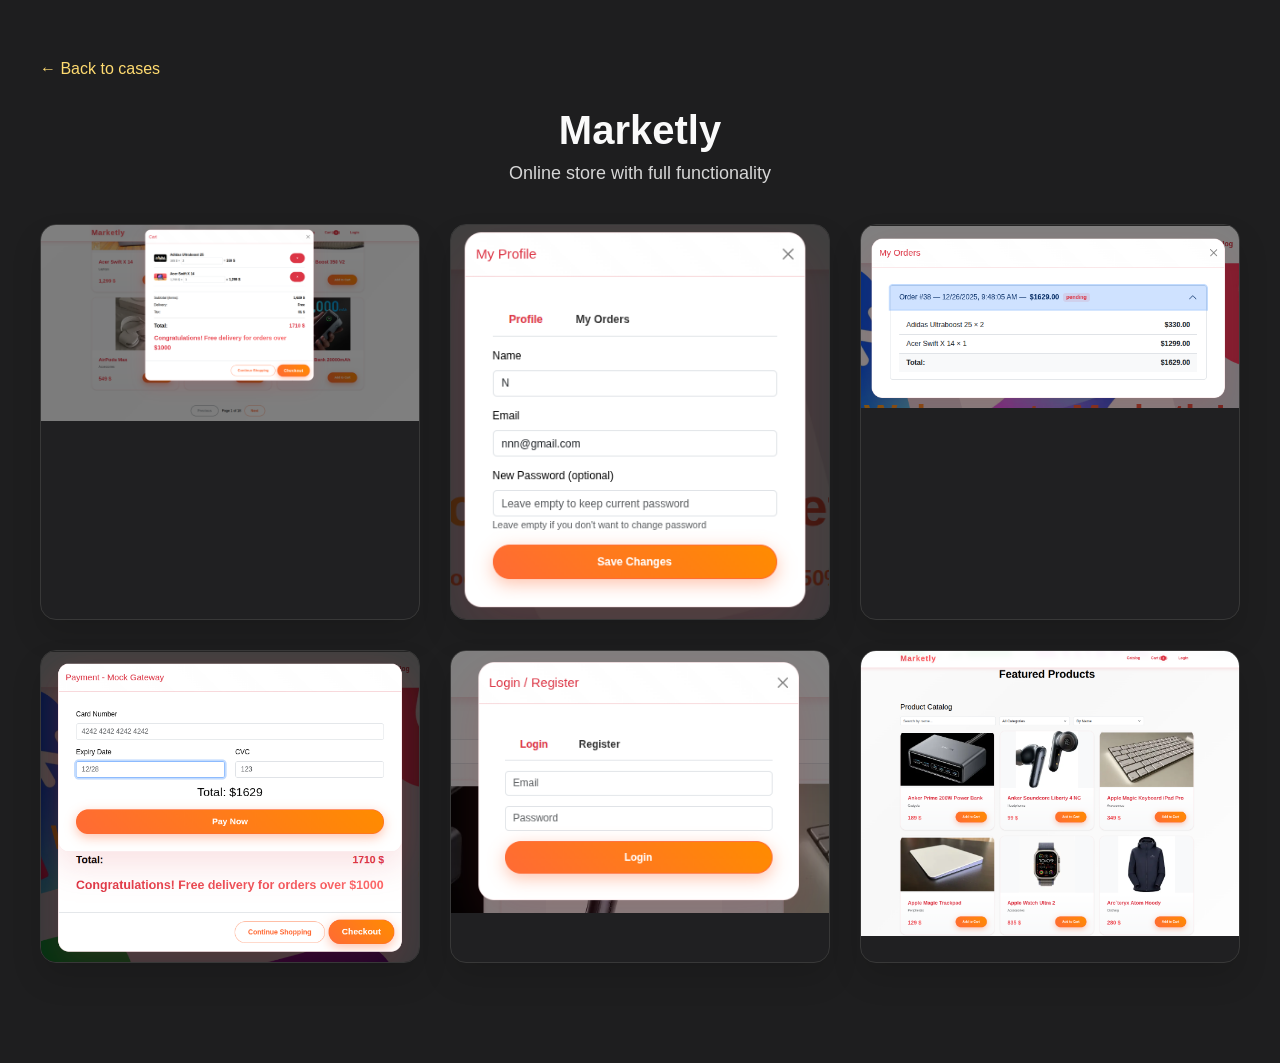
<file: marketly-gallery.html>
<!doctype html>
<html lang="ru">

<head>
  <meta charset="UTF-8" />
  <meta name="viewport" content="width=device-width, initial-scale=1.0" />
  <title>Marketly - Галерея проекта</title>
  <link rel="stylesheet" href="./assets/css/style.css" />
  <script src="./assets/js/translations.js"></script>
  <style>
    body {
      background: var(--eerie-black-2);
      padding: 20px;
    }

    .gallery-container {
      max-width: 1400px;
      margin: 0 auto;
      padding: 40px 20px;
    }

    .gallery-header {
      text-align: center;
      margin-bottom: 40px;
    }

    .gallery-header h1 {
      color: var(--white-2);
      font-size: 2.5rem;
      margin-bottom: 10px;
    }

    .gallery-header p {
      color: var(--light-gray);
      font-size: 1.125rem;
    }

    .back-link {
      display: inline-block;
      margin-bottom: 30px;
      color: var(--orange-yellow-crayola);
      text-decoration: none;
      font-size: 1rem;
      transition: color 0.3s;
    }

    .back-link:hover {
      color: var(--white-2);
    }

    .gallery-grid {
      display: grid;
      grid-template-columns: repeat(auto-fit, minmax(300px, 1fr));
      gap: 30px;
      margin-bottom: 40px;
    }

    .gallery-item {
      background: var(--eerie-black-1);
      border: 1px solid var(--jet);
      border-radius: 16px;
      overflow: hidden;
      box-shadow: var(--shadow-2);
      transition:
        transform 0.3s,
        box-shadow 0.3s;
    }

    .gallery-item:hover {
      transform: translateY(-5px);
      box-shadow: var(--shadow-4);
    }

    .gallery-item img {
      width: 100%;
      height: auto;
      display: block;
    }

    @media (max-width: 768px) {
      .gallery-grid {
        grid-template-columns: 1fr;
      }

      .gallery-header h1 {
        font-size: 2rem;
      }
    }

    /* Animations */
    @keyframes fadeInUp {
      from {
        opacity: 0;
        transform: translateY(20px);
      }

      to {
        opacity: 1;
        transform: translateY(0);
      }
    }

    .gallery-header h1,
    .gallery-header p,
    .back-link,
    .gallery-item {
      animation: fadeInUp 0.8s ease forwards;
      opacity: 0;
    }

    .back-link {
      animation-delay: 0.1s;
    }

    .gallery-header h1 {
      animation-delay: 0.2s;
    }

    .gallery-header p {
      animation-delay: 0.3s;
    }

    .gallery-item:nth-child(1) {
      animation-delay: 0.4s;
    }

    .gallery-item:nth-child(2) {
      animation-delay: 0.5s;
    }

    .gallery-item:nth-child(3) {
      animation-delay: 0.6s;
    }

    .gallery-item:nth-child(4) {
      animation-delay: 0.7s;
    }

    .gallery-item:nth-child(5) {
      animation-delay: 0.8s;
    }

    .gallery-item:nth-child(6) {
      animation-delay: 0.9s;
    }
  </style>
</head>

<body>
  <div class="gallery-container">
    <a href="index.html#portfolio" class="back-link" data-translate="gallery.back">← Назад к кейсам</a>
    <div class="gallery-header">
      <h1 data-translate="gallery.title">Marketly</h1>
      <p data-translate="gallery.subtitle">Интернет-магазин с полным функционалом</p>
    </div>
    <div class="gallery-grid">
      <div class="gallery-item">
        <img src="./assets/images/Pasted image.png" alt="Marketly - Главная страница" loading="lazy" />
      </div>
      <div class="gallery-item">
        <img src="./assets/images/Pasted image (7).png" alt="Marketly - Корзина" loading="lazy" />
      </div>
      <div class="gallery-item">
        <img src="./assets/images/Pasted image (6).png" alt="Marketly - Профиль" loading="lazy" />
      </div>
      <div class="gallery-item">
        <img src="./assets/images/Pasted image (5).png" alt="Marketly - Заказы" loading="lazy" />
      </div>
      <div class="gallery-item">
        <img src="./assets/images/Pasted image (4).png" alt="Marketly - Оплата" loading="lazy" />
      </div>
      <div class="gallery-item">
        <img src="./assets/images/Pasted image (3).png" alt="Marketly - Авторизация" loading="lazy" />
      </div>
    </div>
  </div>
  <script>
    // Инициализация системы переводов при загрузке
    document.addEventListener('DOMContentLoaded', () => {
      if (window.LanguageManager) {
        window.LanguageManager.init();
      }
    });
  </script>
</body>

</html>
</file>
<file: assets/css/style.css>
:root {
  --bg-gradient-onyx: linear-gradient(to bottom right,
      hsl(240, 1%, 25%) 3%,
      hsl(0, 0%, 19%) 97%);
  --bg-gradient-jet:
    linear-gradient(to bottom right,
      hsla(240, 1%, 18%, 0.251) 0%,
      hsla(240, 2%, 11%, 0) 100%),
    hsl(240, 2%, 13%);
  --bg-gradient-yellow-1: linear-gradient(to bottom right,
      hsl(45, 100%, 71%) 0%,
      hsla(36, 100%, 69%, 0) 50%);
  --bg-gradient-yellow-2:
    linear-gradient(135deg,
      hsla(45, 100%, 71%, 0.251) 0%,
      hsla(35, 100%, 68%, 0) 59.86%),
    hsl(240, 2%, 13%);
  --border-gradient-onyx: linear-gradient(to bottom right,
      hsl(0, 0%, 25%) 0%,
      hsla(0, 0%, 25%, 0) 50%);
  --text-gradient-yellow: linear-gradient(to right,
      hsl(45, 100%, 72%),
      hsl(35, 100%, 68%));
  --jet: hsl(0, 0%, 22%);
  --onyx: hsl(240, 1%, 17%);
  --eerie-black-1: hsl(240, 2%, 13%);
  --eerie-black-2: hsl(240, 2%, 12%);
  --smoky-black: hsl(0, 0%, 7%);
  --white-1: hsl(0, 0%, 100%);
  --white-2: hsl(0, 0%, 98%);
  --orange-yellow-crayola: hsl(45, 100%, 72%);
  --vegas-gold: hsl(45, 54%, 58%);
  --light-gray: hsl(0, 0%, 84%);
  --light-gray-70: hsla(0, 0%, 84%, 0.7);
  --bittersweet-shimmer: hsl(0, 43%, 51%);
  --green-crayola: hsl(145, 63%, 49%);
  --bg-gradient-green: linear-gradient(to bottom right,
      hsl(145, 63%, 49%) 0%,
      hsla(145, 63%, 45%, 0) 50%);
  --gradient-primary: linear-gradient(135deg,
      hsl(45, 100%, 72%) 0%,
      hsl(35, 100%, 68%) 100%);
  --gradient-accent: linear-gradient(135deg,
      hsl(145, 63%, 49%) 0%,
      hsl(145, 63%, 45%) 100%);
  --shadow-glow: 0 0 20px hsla(45, 100%, 72%, 0.3);
  --transition-smooth: all 0.3s cubic-bezier(0.4, 0, 0.2, 1);
  --ff-poppins: "Poppins", sans-serif;
  --fs-1: 28px;
  --fs-2: 22px;
  --fs-3: 20px;
  --fs-4: 18px;
  --fs-5: 16px;
  --fs-6: 15px;
  --fs-7: 14px;
  --fs-8: 12px;
  --fw-300: 300;
  --fw-400: 400;
  --fw-500: 500;
  --fw-600: 600;
  --fw-800: 800;
  --shadow-1: -4px 8px 24px hsla(0, 0%, 0%, 0.25);
  --shadow-2: 0 16px 30px hsla(0, 0%, 0%, 0.25);
  --shadow-3: 0 16px 40px hsla(0, 0%, 0%, 0.25);
  --shadow-4: 0 25px 50px hsla(0, 0%, 0%, 0.15);
  --shadow-5: 0 24px 80px hsla(0, 0%, 0%, 0.25);
  --transition-1: 0.25s ease;
  --transition-2: 0.5s ease-in-out;
}

*,
*::before,
*::after {
  margin: 0;
  padding: 0;
  box-sizing: border-box;
}

.disable-click {
  pointer-events: none;
  cursor: default;
}

a {
  text-decoration: none;
}

li {
  list-style: none;
}

img,
ion-icon,
a,
button,
time,
span {
  display: block;
}

button {
  font: inherit;
  background: none;
  border: none;
  text-align: left;
  cursor: pointer;
}

input,
textarea {
  display: block;
  width: 100%;
  background: none;
  font: inherit;
}

::selection {
  background: var(--orange-yellow-crayola);
  color: var(--smoky-black);
}

:focus {
  outline-color: var(--orange-yellow-crayola);
}

html {
  font-family: var(--ff-poppins);
}

body {
  background: var(--smoky-black);
  overflow-x: hidden;
  -webkit-text-size-adjust: 100%;
  -ms-text-size-adjust: 100%;
}

body.mobile-menu-open {
  overflow: hidden;
}

.sidebar {
  background: var(--eerie-black-2);
  border: none;
  border-radius: 20px;
  padding: 25px;
  box-shadow: none;
  z-index: 1;
  max-width: 100%;
  margin-inline: auto;
  position: relative;
}

article {
  background: var(--eerie-black-2) !important;
  border: none;
  border-radius: 20px;
  padding: 25px;
  box-shadow: none;
  z-index: 1;
  max-width: 100%;
  margin-inline: auto;
  position: relative;
  display: none;
  padding-bottom: 100px;
  padding-top: 20px;
  min-height: 200px;
}

article.active[style*="display"] {
  display: block !important;
}

article.active,
article.about.active,
.main-content article.active,
main article.active,
main .main-content article.active {
  display: block !important;
  visibility: visible !important;
  opacity: 1 !important;
  min-height: 200px;
  animation: fade 0.5s ease backwards;
  background: var(--eerie-black-2) !important;
}

.separator {
  width: 100%;
  height: 1px;
  background: var(--jet);
  margin: 16px 0;
}

.icon-box {
  position: relative;
  background: var(--border-gradient-onyx);
  width: 30px;
  height: 30px;
  border-radius: 8px;
  display: flex;
  justify-content: center;
  align-items: center;
  font-size: 16px;
  color: var(--orange-yellow-crayola);
  box-shadow: var(--shadow-1);
  z-index: 1;
}

.icon-box::before {
  content: "";
  position: absolute;
  inset: 1px;
  background: var(--eerie-black-1);
  border-radius: inherit;
  z-index: -1;
}

.icon-box ion-icon {
  --ionicon-stroke-width: 35px;
}

@keyframes fade {
  0% {
    opacity: 0;
  }

  100% {
    opacity: 1;
  }
}

.h2,
.h3,
.h4,
.h5 {
  color: var(--white-2);
  text-transform: capitalize;
}

.h2 {
  font-size: var(--fs-1);
}

.h3 {
  font-size: var(--fs-2);
}

.h4 {
  font-size: var(--fs-4);
}

.h5 {
  font-size: var(--fs-7);
  font-weight: var(--fw-500);
}

.article-title {
  position: relative;
  padding-bottom: 12px;
  margin-bottom: 25px;
}

.article-title::after {
  content: "";
  position: absolute;
  bottom: 0;
  left: 0;
  width: 30px;
  height: 3px;
  background: var(--text-gradient-yellow);
  border-radius: 3px;
}

.has-scrollbar::-webkit-scrollbar {
  width: 5px;
  height: 5px;
}

.has-scrollbar::-webkit-scrollbar-track {
  background: var(--onyx);
  border-radius: 5px;
}

.has-scrollbar::-webkit-scrollbar-thumb {
  background: var(--orange-yellow-crayola);
  border-radius: 5px;
}

.has-scrollbar::-webkit-scrollbar-button {
  width: 20px;
}

.content-card {
  position: relative;
  background: var(--border-gradient-onyx);
  padding: 15px;
  padding-top: 45px;
  border-radius: 14px;
  box-shadow: var(--shadow-2);
  cursor: pointer;
  z-index: 1;
  transition: var(--transition-1);
}

.content-card:hover {
  transform: translateY(-5px);
  box-shadow: var(--shadow-3);
  border: 1px solid var(--green-crayola);
}

.content-card::before {
  content: "";
  position: absolute;
  inset: 1px;
  background: var(--bg-gradient-jet);
  border-radius: inherit;
  z-index: -1;
}

main {
  margin: 0 auto;
  margin-bottom: 75px;
  width: 100%;
  min-width: 100%;
  max-width: 100%;
  padding: 0 20px;
  position: relative;
  z-index: 0;
  overflow-x: hidden;
}

main article.active {
  display: block !important;
  visibility: visible !important;
  opacity: 1 !important;
}

.sidebar {
  margin-bottom: 15px;
  max-height: 112px;
  overflow: hidden;
  transition: var(--transition-2);
}

.sidebar.active {
  max-height: 405px;
}

.sidebar-info {
  position: relative;
  display: flex;
  justify-content: flex-start;
  align-items: center;
  gap: 30px;
}

.avatar-box {
  background: var(--bg-gradient-onyx);
  border-radius: 20px;
}

.info-content .name {
  color: var(--white-2);
  font-size: var(--fs-3);
  font-weight: var(--fw-500);
  letter-spacing: -0.25px;
  margin-bottom: 10px;
}

.info-content .title {
  color: var(--white-1);
  font-size: 17px;
  font-weight: var(--fw-500);
}

.info_more-btn {
  position: absolute;
  top: -15px;
  right: -15px;
  border-radius: 0 15px;
  font-size: 13px;
  color: var(--orange-yellow-crayola);
  background: var(--border-gradient-onyx);
  padding: 10px;
  box-shadow: var(--shadow-2);
  transition: var(--transition-1);
  z-index: 1;
}

.info_more-btn::before {
  content: "";
  position: absolute;
  inset: 1px;
  border-radius: inherit;
  background: var(--bg-gradient-jet);
  transition: var(--transition-1);
  z-index: -1;
}

.info_more-btn:hover,
.info_more-btn:focus {
  background: var(--bg-gradient-yellow-1);
}

.info_more-btn:hover::before,
.info_more-btn:focus::before {
  background: var(--bg-gradient-yellow-2);
}

.info_more-btn span {
  display: none;
}

.sidebar-info_more {
  opacity: 0;
  visibility: hidden;
  transition: var(--transition-2);
}

.sidebar.active .sidebar-info_more {
  opacity: 1;
  visibility: visible;
}

.contacts-list {
  display: grid;
  grid-template-columns: 1fr;
  gap: 16px;
}

.contact-item {
  min-width: 100%;
  display: flex;
  align-items: center;
  gap: 16px;
}

.contact-info {
  max-width: calc(100% - 46px);
  width: calc(100% - 46px);
}

.contact-title {
  color: var(--light-gray-70);
  font-size: var(--fs-8);
  text-transform: uppercase;
  margin-bottom: 2px;
}

.contact-info:is(.contact-link, time, address) {
  color: var(--white-2);
  font-size: var(--fs-7);
}

.contact-info address {
  font-style: normal;
}

.social-list {
  display: flex;
  justify-content: flex-start;
  align-items: center;
  gap: 15px;
  padding-bottom: 4px;
  padding-left: 7px;
}

.social-item .social-link {
  color: var(--light-gray-70);
  font-size: 18px;
}

.social-item .social-link:hover {
  color: var(--green-crayola);
}

/* Mobile Menu Button (Hamburger) */
.mobile-menu-btn {
  display: none;
  position: fixed;
  top: 20px;
  right: 20px;
  width: 50px;
  height: 50px;
  background: var(--eerie-black-2);
  border: 1px solid var(--jet);
  border-radius: 12px;
  flex-direction: column;
  justify-content: center;
  align-items: center;
  gap: 6px;
  cursor: pointer;
  z-index: 1000;
  transition: var(--transition-1);
  box-shadow: var(--shadow-2);
}

.mobile-menu-btn:hover {
  background: #0f0f0f;
  border-color: var(--green-crayola);
  transform: scale(1.05);
}

.mobile-menu-close:hover {
  background: #0f0f0f;
  border-color: var(--green-crayola);
  color: var(--green-crayola);
}

.mobile-menu-list {
  background: #1a1a1a;
}

.hamburger-line {
  width: 24px;
  height: 2px;
  background: var(--white-2);
  border-radius: 2px;
  transition: var(--transition-1);
}

.mobile-menu-btn.active .hamburger-line:nth-child(1) {
  transform: rotate(45deg) translate(7px, 7px);
}

.mobile-menu-btn.active .hamburger-line:nth-child(2) {
  opacity: 0;
}

.mobile-menu-btn.active .hamburger-line:nth-child(3) {
  transform: rotate(-45deg) translate(7px, -7px);
}

/* Mobile Menu Overlay */
.mobile-menu-overlay {
  display: none;
  position: fixed;
  top: 0;
  left: 0;
  width: 100%;
  height: 100%;
  background: rgba(0, 0, 0, 0.7);
  backdrop-filter: blur(4px);
  z-index: 998;
  opacity: 0;
  visibility: hidden;
  transition: var(--transition-1);
}

.mobile-menu-overlay.active {
  opacity: 1;
  visibility: visible;
}

/* Mobile Sidebar Menu */
.mobile-menu {
  position: fixed;
  top: 0;
  right: -100%;
  width: 280px;
  max-width: 85vw;
  height: 100vh;
  background: #1a1a1a;
  border-left: 1px solid var(--onyx);
  box-shadow: -4px 0 20px rgba(0, 0, 0, 0.5);
  z-index: 999;
  transition: right 0.3s cubic-bezier(0.4, 0, 0.2, 1);
  overflow-y: auto;
  -webkit-overflow-scrolling: touch;
}

.mobile-menu.active {
  right: 0;
}

.mobile-menu-header {
  display: flex;
  justify-content: space-between;
  align-items: center;
  padding: 20px;
  border-bottom: 1px solid var(--onyx);
}

.mobile-menu-logo {
  display: flex;
  align-items: center;
}

.mobile-logo-img {
  height: 80px;
  width: auto;
  object-fit: contain;
}

.mobile-menu-close {
  width: 40px;
  height: 40px;
  display: flex;
  align-items: center;
  justify-content: center;
  background: transparent;
  border: 1px solid var(--jet);
  border-radius: 8px;
  color: var(--white-2);
  font-size: 24px;
  cursor: pointer;
  transition: var(--transition-1);
}

.mobile-menu-close:hover {
  background: #0f0f0f;
  border-color: var(--green-crayola);
  color: var(--green-crayola);
}

.mobile-menu-list {
  list-style: none;
  padding: 20px 0;
  margin: 0;
}

.mobile-menu-item {
  margin: 0;
}

.mobile-menu-link {
  display: block;
  width: 100%;
  padding: 16px 20px;
  color: var(--light-gray);
  font-size: var(--fs-5);
  font-weight: var(--fw-400);
  text-align: left;
  background: transparent;
  border: none;
  border-left: 3px solid transparent;
  cursor: pointer;
  transition: var(--transition-1);
  text-decoration: none;
}

.mobile-menu-link:hover {
  background: #0f0f0f;
  color: var(--white-1);
  border-left-color: var(--green-crayola);
}

.mobile-menu-link.active {
  color: var(--green-crayola);
  background: hsla(145, 63%, 15%, 0.6);
  border-left-color: var(--green-crayola);
  font-weight: var(--fw-600);
}

.mobile-menu-link-cta {
  background: #1a1a1a;
  border: 2px solid #2a2a2a;
  border-radius: 25px;
  padding: 12px 20px;
  font-weight: var(--fw-600);
  color: var(--white-2);
  position: relative;
  z-index: 1;
  overflow: visible;
  margin: 10px 20px;
  text-align: center;
  width: calc(100% - 40px);
  border-left: 2px solid var(--jet);
}

.mobile-menu-link-cta::before {
  content: "";
  position: absolute;
  top: -2px;
  left: -2px;
  right: -2px;
  bottom: -2px;
  border-radius: 25px;
  border: 2px solid transparent;
  background:
    linear-gradient(#2a2a2a, #2a2a2a) padding-box,
    conic-gradient(from 0deg,
      hsl(142, 76%, 36%) 0%,
      transparent 0%,
      transparent 100%) border-box;
  z-index: -1;
  opacity: 0;
  transition: opacity 0.2s ease;
}

/* Fix mobile language switcher alignment */
[data-lang-switcher-mobile] {
  display: flex !important;
  align-items: center;
  gap: 5px;
}

[data-lang-switcher-mobile] span {
  display: inline-block !important;
}

.mobile-menu-link-cta::after {
  display: none;
}

.mobile-menu-link-cta:hover,
.mobile-menu-link-cta:focus {
  color: hsl(142, 76%, 50%);
  transform: translateY(-2px);
  box-shadow: 0 4px 12px hsla(142, 76%, 36%, 0.4);
  text-shadow: 0 0 10px hsla(142, 76%, 50%, 0.5);
  border-left: 2px solid #0f0f0f;
}

.mobile-menu-link-cta:hover::before,
.mobile-menu-link-cta:focus::before {
  opacity: 1;
  animation: draw-border 0.5s cubic-bezier(0.25, 0.46, 0.45, 0.94) forwards;
}

.mobile-menu-link-cta.active {
  color: var(--white-2);
  border-color: hsl(142, 76%, 36%);
  border-left: 2px solid hsl(142, 76%, 36%);
}

.mobile-menu-link-cta.active::before {
  background:
    linear-gradient(#2a2a2a, #2a2a2a) padding-box,
    conic-gradient(from 0deg, hsl(142, 76%, 36%) 0%, hsl(142, 76%, 36%) 100%) border-box;
  opacity: 1;
}

.navbar {
  position: fixed;
  top: 0;
  left: 0;
  width: 100%;
  background: hsla(240, 1%, 8%, 0.95);
  backdrop-filter: blur(10px);
  border: 1px solid var(--jet);
  border-radius: 12px 12px 0 0;
  box-shadow: var(--shadow-2);
  z-index: 5;
  display: block;
}

/* Ensure images are responsive */
img {
  max-width: 100%;
  height: auto;
}

/* Better table handling on mobile */
table {
  width: 100%;
  display: block;
  overflow-x: auto;
  -webkit-overflow-scrolling: touch;
}

/* Ensure all containers respect viewport */
.container,
.wrapper {
  max-width: 100%;
  overflow-x: hidden;
}

/* Prevent text overflow */
h1,
h2,
h3,
h4,
h5,
h6,
p,
span,
a,
button {
  word-wrap: break-word;
  overflow-wrap: break-word;
}

.navbar-container {
  width: 100%;
  max-width: 100%;
  margin: 0 auto;
  padding: 0 10px;
  display: flex;
  align-items: center;
  justify-content: space-between;
  gap: 8px;
  overflow-x: auto;
  -webkit-overflow-scrolling: touch;
  scrollbar-width: none;
}

.navbar-container::-webkit-scrollbar {
  display: none;
}

.navbar-list {
  display: flex;
  flex-wrap: nowrap;
  justify-content: flex-start;
  align-items: center;
  padding: 0;
  gap: 6px;
  max-width: 100%;
  width: 100%;
  overflow-x: auto;
  -webkit-overflow-scrolling: touch;
  scrollbar-width: none;
}

.navbar-list::-webkit-scrollbar {
  display: none;
}

.navbar-logo {
  display: flex;
  align-items: center;
  text-decoration: none;
  flex-shrink: 0;
}

.logo-text {
  font-family: 'Manrope', sans-serif;
  font-size: 25px;
  font-weight: 800;
  color: var(--white-1);
  letter-spacing: 0.5px;
  text-transform: uppercase;
  display: block;
}

.navbar-list::before {
  display: none;
}

.navbar-link {
  position: relative;
  color: var(--light-gray);
  font-size: var(--fs-7);
  padding: 20px 12px;
  transition: all var(--transition-1);
  white-space: nowrap;
  background: transparent;
  border: none;
  cursor: pointer;
  font-family: inherit;
}

.navbar-link::after {
  content: "";
  position: absolute;
  bottom: 12px;
  left: 50%;
  transform: translateX(-50%);
  width: 0;
  height: 2px;
  background-color: var(--green-crayola);
  transition: width 0.3s ease;
}

.navbar-link:hover::after,
.navbar-link:focus::after {
  width: calc(100% - 24px);
}

.navbar-link:hover,
.navbar-link:focus {
  color: hsl(142, 76%, 50%);
}

.navbar-link.active {
  color: var(--green-crayola);
  font-weight: var(--fw-600);
}

.navbar-link.active::after {
  width: calc(100% - 24px);
  background-color: var(--green-crayola);
}

@keyframes draw-border {
  0% {
    background:
      linear-gradient(var(--eerie-black-2), var(--eerie-black-2)) padding-box,
      conic-gradient(from 0deg,
        hsl(142, 76%, 36%) 0%,
        transparent 0%,
        transparent 100%) border-box;
  }

  1% {
    background:
      linear-gradient(var(--eerie-black-2), var(--eerie-black-2)) padding-box,
      conic-gradient(from 0deg,
        hsl(142, 76%, 36%) 0%,
        hsl(142, 76%, 36%) 1%,
        transparent 1%,
        transparent 100%) border-box;
  }

  2% {
    background:
      linear-gradient(var(--eerie-black-2), var(--eerie-black-2)) padding-box,
      conic-gradient(from 0deg,
        hsl(142, 76%, 36%) 0%,
        hsl(142, 76%, 36%) 2%,
        transparent 2%,
        transparent 100%) border-box;
  }

  3% {
    background:
      linear-gradient(var(--eerie-black-2), var(--eerie-black-2)) padding-box,
      conic-gradient(from 0deg,
        hsl(142, 76%, 36%) 0%,
        hsl(142, 76%, 36%) 3%,
        transparent 3%,
        transparent 100%) border-box;
  }

  4% {
    background:
      linear-gradient(var(--eerie-black-2), var(--eerie-black-2)) padding-box,
      conic-gradient(from 0deg,
        hsl(142, 76%, 36%) 0%,
        hsl(142, 76%, 36%) 4%,
        transparent 4%,
        transparent 100%) border-box;
  }

  5% {
    background:
      linear-gradient(var(--eerie-black-2), var(--eerie-black-2)) padding-box,
      conic-gradient(from 0deg,
        hsl(142, 76%, 36%) 0%,
        hsl(142, 76%, 36%) 5%,
        transparent 5%,
        transparent 100%) border-box;
  }

  6% {
    background:
      linear-gradient(var(--eerie-black-2), var(--eerie-black-2)) padding-box,
      conic-gradient(from 0deg,
        hsl(142, 76%, 36%) 0%,
        hsl(142, 76%, 36%) 6%,
        transparent 6%,
        transparent 100%) border-box;
  }

  7% {
    background:
      linear-gradient(var(--eerie-black-2), var(--eerie-black-2)) padding-box,
      conic-gradient(from 0deg,
        hsl(142, 76%, 36%) 0%,
        hsl(142, 76%, 36%) 7%,
        transparent 7%,
        transparent 100%) border-box;
  }

  8% {
    background:
      linear-gradient(var(--eerie-black-2), var(--eerie-black-2)) padding-box,
      conic-gradient(from 0deg,
        hsl(142, 76%, 36%) 0%,
        hsl(142, 76%, 36%) 8%,
        transparent 8%,
        transparent 100%) border-box;
  }

  9% {
    background:
      linear-gradient(var(--eerie-black-2), var(--eerie-black-2)) padding-box,
      conic-gradient(from 0deg,
        hsl(142, 76%, 36%) 0%,
        hsl(142, 76%, 36%) 9%,
        transparent 9%,
        transparent 100%) border-box;
  }

  10% {
    background:
      linear-gradient(var(--eerie-black-2), var(--eerie-black-2)) padding-box,
      conic-gradient(from 0deg,
        hsl(142, 76%, 36%) 0%,
        hsl(142, 76%, 36%) 10%,
        transparent 10%,
        transparent 100%) border-box;
  }

  11% {
    background:
      linear-gradient(var(--eerie-black-2), var(--eerie-black-2)) padding-box,
      conic-gradient(from 0deg,
        hsl(142, 76%, 36%) 0%,
        hsl(142, 76%, 36%) 11%,
        transparent 11%,
        transparent 100%) border-box;
  }

  12% {
    background:
      linear-gradient(var(--eerie-black-2), var(--eerie-black-2)) padding-box,
      conic-gradient(from 0deg,
        hsl(142, 76%, 36%) 0%,
        hsl(142, 76%, 36%) 12%,
        transparent 12%,
        transparent 100%) border-box;
  }

  13% {
    background:
      linear-gradient(var(--eerie-black-2), var(--eerie-black-2)) padding-box,
      conic-gradient(from 0deg,
        hsl(142, 76%, 36%) 0%,
        hsl(142, 76%, 36%) 13%,
        transparent 13%,
        transparent 100%) border-box;
  }

  14% {
    background:
      linear-gradient(var(--eerie-black-2), var(--eerie-black-2)) padding-box,
      conic-gradient(from 0deg,
        hsl(142, 76%, 36%) 0%,
        hsl(142, 76%, 36%) 14%,
        transparent 14%,
        transparent 100%) border-box;
  }

  15% {
    background:
      linear-gradient(var(--eerie-black-2), var(--eerie-black-2)) padding-box,
      conic-gradient(from 0deg,
        hsl(142, 76%, 36%) 0%,
        hsl(142, 76%, 36%) 15%,
        transparent 15%,
        transparent 100%) border-box;
  }

  16% {
    background:
      linear-gradient(var(--eerie-black-2), var(--eerie-black-2)) padding-box,
      conic-gradient(from 0deg,
        hsl(142, 76%, 36%) 0%,
        hsl(142, 76%, 36%) 16%,
        transparent 16%,
        transparent 100%) border-box;
  }

  17% {
    background:
      linear-gradient(var(--eerie-black-2), var(--eerie-black-2)) padding-box,
      conic-gradient(from 0deg,
        hsl(142, 76%, 36%) 0%,
        hsl(142, 76%, 36%) 17%,
        transparent 17%,
        transparent 100%) border-box;
  }

  18% {
    background:
      linear-gradient(var(--eerie-black-2), var(--eerie-black-2)) padding-box,
      conic-gradient(from 0deg,
        hsl(142, 76%, 36%) 0%,
        hsl(142, 76%, 36%) 18%,
        transparent 18%,
        transparent 100%) border-box;
  }

  19% {
    background:
      linear-gradient(var(--eerie-black-2), var(--eerie-black-2)) padding-box,
      conic-gradient(from 0deg,
        hsl(142, 76%, 36%) 0%,
        hsl(142, 76%, 36%) 19%,
        transparent 19%,
        transparent 100%) border-box;
  }

  20% {
    background:
      linear-gradient(var(--eerie-black-2), var(--eerie-black-2)) padding-box,
      conic-gradient(from 0deg,
        hsl(142, 76%, 36%) 0%,
        hsl(142, 76%, 36%) 20%,
        transparent 20%,
        transparent 100%) border-box;
  }

  21% {
    background:
      linear-gradient(var(--eerie-black-2), var(--eerie-black-2)) padding-box,
      conic-gradient(from 0deg,
        hsl(142, 76%, 36%) 0%,
        hsl(142, 76%, 36%) 21%,
        transparent 21%,
        transparent 100%) border-box;
  }

  22% {
    background:
      linear-gradient(var(--eerie-black-2), var(--eerie-black-2)) padding-box,
      conic-gradient(from 0deg,
        hsl(142, 76%, 36%) 0%,
        hsl(142, 76%, 36%) 22%,
        transparent 22%,
        transparent 100%) border-box;
  }

  23% {
    background:
      linear-gradient(var(--eerie-black-2), var(--eerie-black-2)) padding-box,
      conic-gradient(from 0deg,
        hsl(142, 76%, 36%) 0%,
        hsl(142, 76%, 36%) 23%,
        transparent 23%,
        transparent 100%) border-box;
  }

  24% {
    background:
      linear-gradient(var(--eerie-black-2), var(--eerie-black-2)) padding-box,
      conic-gradient(from 0deg,
        hsl(142, 76%, 36%) 0%,
        hsl(142, 76%, 36%) 24%,
        transparent 24%,
        transparent 100%) border-box;
  }

  25% {
    background:
      linear-gradient(var(--eerie-black-2), var(--eerie-black-2)) padding-box,
      conic-gradient(from 0deg,
        hsl(142, 76%, 36%) 0%,
        hsl(142, 76%, 36%) 25%,
        transparent 25%,
        transparent 100%) border-box;
  }

  26% {
    background:
      linear-gradient(var(--eerie-black-2), var(--eerie-black-2)) padding-box,
      conic-gradient(from 0deg,
        hsl(142, 76%, 36%) 0%,
        hsl(142, 76%, 36%) 26%,
        transparent 26%,
        transparent 100%) border-box;
  }

  27% {
    background:
      linear-gradient(var(--eerie-black-2), var(--eerie-black-2)) padding-box,
      conic-gradient(from 0deg,
        hsl(142, 76%, 36%) 0%,
        hsl(142, 76%, 36%) 27%,
        transparent 27%,
        transparent 100%) border-box;
  }

  28% {
    background:
      linear-gradient(var(--eerie-black-2), var(--eerie-black-2)) padding-box,
      conic-gradient(from 0deg,
        hsl(142, 76%, 36%) 0%,
        hsl(142, 76%, 36%) 28%,
        transparent 28%,
        transparent 100%) border-box;
  }

  29% {
    background:
      linear-gradient(var(--eerie-black-2), var(--eerie-black-2)) padding-box,
      conic-gradient(from 0deg,
        hsl(142, 76%, 36%) 0%,
        hsl(142, 76%, 36%) 29%,
        transparent 29%,
        transparent 100%) border-box;
  }

  30% {
    background:
      linear-gradient(var(--eerie-black-2), var(--eerie-black-2)) padding-box,
      conic-gradient(from 0deg,
        hsl(142, 76%, 36%) 0%,
        hsl(142, 76%, 36%) 30%,
        transparent 30%,
        transparent 100%) border-box;
  }

  31% {
    background:
      linear-gradient(var(--eerie-black-2), var(--eerie-black-2)) padding-box,
      conic-gradient(from 0deg,
        hsl(142, 76%, 36%) 0%,
        hsl(142, 76%, 36%) 31%,
        transparent 31%,
        transparent 100%) border-box;
  }

  32% {
    background:
      linear-gradient(var(--eerie-black-2), var(--eerie-black-2)) padding-box,
      conic-gradient(from 0deg,
        hsl(142, 76%, 36%) 0%,
        hsl(142, 76%, 36%) 32%,
        transparent 32%,
        transparent 100%) border-box;
  }

  33% {
    background:
      linear-gradient(var(--eerie-black-2), var(--eerie-black-2)) padding-box,
      conic-gradient(from 0deg,
        hsl(142, 76%, 36%) 0%,
        hsl(142, 76%, 36%) 33%,
        transparent 33%,
        transparent 100%) border-box;
  }

  34% {
    background:
      linear-gradient(var(--eerie-black-2), var(--eerie-black-2)) padding-box,
      conic-gradient(from 0deg,
        hsl(142, 76%, 36%) 0%,
        hsl(142, 76%, 36%) 34%,
        transparent 34%,
        transparent 100%) border-box;
  }

  35% {
    background:
      linear-gradient(var(--eerie-black-2), var(--eerie-black-2)) padding-box,
      conic-gradient(from 0deg,
        hsl(142, 76%, 36%) 0%,
        hsl(142, 76%, 36%) 35%,
        transparent 35%,
        transparent 100%) border-box;
  }

  36% {
    background:
      linear-gradient(var(--eerie-black-2), var(--eerie-black-2)) padding-box,
      conic-gradient(from 0deg,
        hsl(142, 76%, 36%) 0%,
        hsl(142, 76%, 36%) 36%,
        transparent 36%,
        transparent 100%) border-box;
  }

  37% {
    background:
      linear-gradient(var(--eerie-black-2), var(--eerie-black-2)) padding-box,
      conic-gradient(from 0deg,
        hsl(142, 76%, 36%) 0%,
        hsl(142, 76%, 36%) 37%,
        transparent 37%,
        transparent 100%) border-box;
  }

  38% {
    background:
      linear-gradient(var(--eerie-black-2), var(--eerie-black-2)) padding-box,
      conic-gradient(from 0deg,
        hsl(142, 76%, 36%) 0%,
        hsl(142, 76%, 36%) 38%,
        transparent 38%,
        transparent 100%) border-box;
  }

  39% {
    background:
      linear-gradient(var(--eerie-black-2), var(--eerie-black-2)) padding-box,
      conic-gradient(from 0deg,
        hsl(142, 76%, 36%) 0%,
        hsl(142, 76%, 36%) 39%,
        transparent 39%,
        transparent 100%) border-box;
  }

  40% {
    background:
      linear-gradient(var(--eerie-black-2), var(--eerie-black-2)) padding-box,
      conic-gradient(from 0deg,
        hsl(142, 76%, 36%) 0%,
        hsl(142, 76%, 36%) 40%,
        transparent 40%,
        transparent 100%) border-box;
  }

  41% {
    background:
      linear-gradient(var(--eerie-black-2), var(--eerie-black-2)) padding-box,
      conic-gradient(from 0deg,
        hsl(142, 76%, 36%) 0%,
        hsl(142, 76%, 36%) 41%,
        transparent 41%,
        transparent 100%) border-box;
  }

  42% {
    background:
      linear-gradient(var(--eerie-black-2), var(--eerie-black-2)) padding-box,
      conic-gradient(from 0deg,
        hsl(142, 76%, 36%) 0%,
        hsl(142, 76%, 36%) 42%,
        transparent 42%,
        transparent 100%) border-box;
  }

  43% {
    background:
      linear-gradient(var(--eerie-black-2), var(--eerie-black-2)) padding-box,
      conic-gradient(from 0deg,
        hsl(142, 76%, 36%) 0%,
        hsl(142, 76%, 36%) 43%,
        transparent 43%,
        transparent 100%) border-box;
  }

  44% {
    background:
      linear-gradient(var(--eerie-black-2), var(--eerie-black-2)) padding-box,
      conic-gradient(from 0deg,
        hsl(142, 76%, 36%) 0%,
        hsl(142, 76%, 36%) 44%,
        transparent 44%,
        transparent 100%) border-box;
  }

  45% {
    background:
      linear-gradient(var(--eerie-black-2), var(--eerie-black-2)) padding-box,
      conic-gradient(from 0deg,
        hsl(142, 76%, 36%) 0%,
        hsl(142, 76%, 36%) 45%,
        transparent 45%,
        transparent 100%) border-box;
  }

  46% {
    background:
      linear-gradient(var(--eerie-black-2), var(--eerie-black-2)) padding-box,
      conic-gradient(from 0deg,
        hsl(142, 76%, 36%) 0%,
        hsl(142, 76%, 36%) 46%,
        transparent 46%,
        transparent 100%) border-box;
  }

  47% {
    background:
      linear-gradient(var(--eerie-black-2), var(--eerie-black-2)) padding-box,
      conic-gradient(from 0deg,
        hsl(142, 76%, 36%) 0%,
        hsl(142, 76%, 36%) 47%,
        transparent 47%,
        transparent 100%) border-box;
  }

  48% {
    background:
      linear-gradient(var(--eerie-black-2), var(--eerie-black-2)) padding-box,
      conic-gradient(from 0deg,
        hsl(142, 76%, 36%) 0%,
        hsl(142, 76%, 36%) 48%,
        transparent 48%,
        transparent 100%) border-box;
  }

  49% {
    background:
      linear-gradient(var(--eerie-black-2), var(--eerie-black-2)) padding-box,
      conic-gradient(from 0deg,
        hsl(142, 76%, 36%) 0%,
        hsl(142, 76%, 36%) 49%,
        transparent 49%,
        transparent 100%) border-box;
  }

  50% {
    background:
      linear-gradient(var(--eerie-black-2), var(--eerie-black-2)) padding-box,
      conic-gradient(from 0deg,
        hsl(142, 76%, 36%) 0%,
        hsl(142, 76%, 36%) 50%,
        transparent 50%,
        transparent 100%) border-box;
  }

  51% {
    background:
      linear-gradient(var(--eerie-black-2), var(--eerie-black-2)) padding-box,
      conic-gradient(from 0deg,
        hsl(142, 76%, 36%) 0%,
        hsl(142, 76%, 36%) 51%,
        transparent 51%,
        transparent 100%) border-box;
  }

  52% {
    background:
      linear-gradient(var(--eerie-black-2), var(--eerie-black-2)) padding-box,
      conic-gradient(from 0deg,
        hsl(142, 76%, 36%) 0%,
        hsl(142, 76%, 36%) 52%,
        transparent 52%,
        transparent 100%) border-box;
  }

  53% {
    background:
      linear-gradient(var(--eerie-black-2), var(--eerie-black-2)) padding-box,
      conic-gradient(from 0deg,
        hsl(142, 76%, 36%) 0%,
        hsl(142, 76%, 36%) 53%,
        transparent 53%,
        transparent 100%) border-box;
  }

  54% {
    background:
      linear-gradient(var(--eerie-black-2), var(--eerie-black-2)) padding-box,
      conic-gradient(from 0deg,
        hsl(142, 76%, 36%) 0%,
        hsl(142, 76%, 36%) 54%,
        transparent 54%,
        transparent 100%) border-box;
  }

  55% {
    background:
      linear-gradient(var(--eerie-black-2), var(--eerie-black-2)) padding-box,
      conic-gradient(from 0deg,
        hsl(142, 76%, 36%) 0%,
        hsl(142, 76%, 36%) 55%,
        transparent 55%,
        transparent 100%) border-box;
  }

  56% {
    background:
      linear-gradient(var(--eerie-black-2), var(--eerie-black-2)) padding-box,
      conic-gradient(from 0deg,
        hsl(142, 76%, 36%) 0%,
        hsl(142, 76%, 36%) 56%,
        transparent 56%,
        transparent 100%) border-box;
  }

  57% {
    background:
      linear-gradient(var(--eerie-black-2), var(--eerie-black-2)) padding-box,
      conic-gradient(from 0deg,
        hsl(142, 76%, 36%) 0%,
        hsl(142, 76%, 36%) 57%,
        transparent 57%,
        transparent 100%) border-box;
  }

  58% {
    background:
      linear-gradient(var(--eerie-black-2), var(--eerie-black-2)) padding-box,
      conic-gradient(from 0deg,
        hsl(142, 76%, 36%) 0%,
        hsl(142, 76%, 36%) 58%,
        transparent 58%,
        transparent 100%) border-box;
  }

  59% {
    background:
      linear-gradient(var(--eerie-black-2), var(--eerie-black-2)) padding-box,
      conic-gradient(from 0deg,
        hsl(142, 76%, 36%) 0%,
        hsl(142, 76%, 36%) 59%,
        transparent 59%,
        transparent 100%) border-box;
  }

  60% {
    background:
      linear-gradient(var(--eerie-black-2), var(--eerie-black-2)) padding-box,
      conic-gradient(from 0deg,
        hsl(142, 76%, 36%) 0%,
        hsl(142, 76%, 36%) 60%,
        transparent 60%,
        transparent 100%) border-box;
  }

  61% {
    background:
      linear-gradient(var(--eerie-black-2), var(--eerie-black-2)) padding-box,
      conic-gradient(from 0deg,
        hsl(142, 76%, 36%) 0%,
        hsl(142, 76%, 36%) 61%,
        transparent 61%,
        transparent 100%) border-box;
  }

  62% {
    background:
      linear-gradient(var(--eerie-black-2), var(--eerie-black-2)) padding-box,
      conic-gradient(from 0deg,
        hsl(142, 76%, 36%) 0%,
        hsl(142, 76%, 36%) 62%,
        transparent 62%,
        transparent 100%) border-box;
  }

  63% {
    background:
      linear-gradient(var(--eerie-black-2), var(--eerie-black-2)) padding-box,
      conic-gradient(from 0deg,
        hsl(142, 76%, 36%) 0%,
        hsl(142, 76%, 36%) 63%,
        transparent 63%,
        transparent 100%) border-box;
  }

  64% {
    background:
      linear-gradient(var(--eerie-black-2), var(--eerie-black-2)) padding-box,
      conic-gradient(from 0deg,
        hsl(142, 76%, 36%) 0%,
        hsl(142, 76%, 36%) 64%,
        transparent 64%,
        transparent 100%) border-box;
  }

  65% {
    background:
      linear-gradient(var(--eerie-black-2), var(--eerie-black-2)) padding-box,
      conic-gradient(from 0deg,
        hsl(142, 76%, 36%) 0%,
        hsl(142, 76%, 36%) 65%,
        transparent 65%,
        transparent 100%) border-box;
  }

  66% {
    background:
      linear-gradient(var(--eerie-black-2), var(--eerie-black-2)) padding-box,
      conic-gradient(from 0deg,
        hsl(142, 76%, 36%) 0%,
        hsl(142, 76%, 36%) 66%,
        transparent 66%,
        transparent 100%) border-box;
  }

  67% {
    background:
      linear-gradient(var(--eerie-black-2), var(--eerie-black-2)) padding-box,
      conic-gradient(from 0deg,
        hsl(142, 76%, 36%) 0%,
        hsl(142, 76%, 36%) 67%,
        transparent 67%,
        transparent 100%) border-box;
  }

  68% {
    background:
      linear-gradient(var(--eerie-black-2), var(--eerie-black-2)) padding-box,
      conic-gradient(from 0deg,
        hsl(142, 76%, 36%) 0%,
        hsl(142, 76%, 36%) 68%,
        transparent 68%,
        transparent 100%) border-box;
  }

  69% {
    background:
      linear-gradient(var(--eerie-black-2), var(--eerie-black-2)) padding-box,
      conic-gradient(from 0deg,
        hsl(142, 76%, 36%) 0%,
        hsl(142, 76%, 36%) 69%,
        transparent 69%,
        transparent 100%) border-box;
  }

  70% {
    background:
      linear-gradient(var(--eerie-black-2), var(--eerie-black-2)) padding-box,
      conic-gradient(from 0deg,
        hsl(142, 76%, 36%) 0%,
        hsl(142, 76%, 36%) 70%,
        transparent 70%,
        transparent 100%) border-box;
  }

  71% {
    background:
      linear-gradient(var(--eerie-black-2), var(--eerie-black-2)) padding-box,
      conic-gradient(from 0deg,
        hsl(142, 76%, 36%) 0%,
        hsl(142, 76%, 36%) 71%,
        transparent 71%,
        transparent 100%) border-box;
  }

  72% {
    background:
      linear-gradient(var(--eerie-black-2), var(--eerie-black-2)) padding-box,
      conic-gradient(from 0deg,
        hsl(142, 76%, 36%) 0%,
        hsl(142, 76%, 36%) 72%,
        transparent 72%,
        transparent 100%) border-box;
  }

  73% {
    background:
      linear-gradient(var(--eerie-black-2), var(--eerie-black-2)) padding-box,
      conic-gradient(from 0deg,
        hsl(142, 76%, 36%) 0%,
        hsl(142, 76%, 36%) 73%,
        transparent 73%,
        transparent 100%) border-box;
  }

  74% {
    background:
      linear-gradient(var(--eerie-black-2), var(--eerie-black-2)) padding-box,
      conic-gradient(from 0deg,
        hsl(142, 76%, 36%) 0%,
        hsl(142, 76%, 36%) 74%,
        transparent 74%,
        transparent 100%) border-box;
  }

  75% {
    background:
      linear-gradient(var(--eerie-black-2), var(--eerie-black-2)) padding-box,
      conic-gradient(from 0deg,
        hsl(142, 76%, 36%) 0%,
        hsl(142, 76%, 36%) 75%,
        transparent 75%,
        transparent 100%) border-box;
  }

  76% {
    background:
      linear-gradient(var(--eerie-black-2), var(--eerie-black-2)) padding-box,
      conic-gradient(from 0deg,
        hsl(142, 76%, 36%) 0%,
        hsl(142, 76%, 36%) 76%,
        transparent 76%,
        transparent 100%) border-box;
  }

  77% {
    background:
      linear-gradient(var(--eerie-black-2), var(--eerie-black-2)) padding-box,
      conic-gradient(from 0deg,
        hsl(142, 76%, 36%) 0%,
        hsl(142, 76%, 36%) 77%,
        transparent 77%,
        transparent 100%) border-box;
  }

  78% {
    background:
      linear-gradient(var(--eerie-black-2), var(--eerie-black-2)) padding-box,
      conic-gradient(from 0deg,
        hsl(142, 76%, 36%) 0%,
        hsl(142, 76%, 36%) 78%,
        transparent 78%,
        transparent 100%) border-box;
  }

  79% {
    background:
      linear-gradient(var(--eerie-black-2), var(--eerie-black-2)) padding-box,
      conic-gradient(from 0deg,
        hsl(142, 76%, 36%) 0%,
        hsl(142, 76%, 36%) 79%,
        transparent 79%,
        transparent 100%) border-box;
  }

  80% {
    background:
      linear-gradient(var(--eerie-black-2), var(--eerie-black-2)) padding-box,
      conic-gradient(from 0deg,
        hsl(142, 76%, 36%) 0%,
        hsl(142, 76%, 36%) 80%,
        transparent 80%,
        transparent 100%) border-box;
  }

  81% {
    background:
      linear-gradient(var(--eerie-black-2), var(--eerie-black-2)) padding-box,
      conic-gradient(from 0deg,
        hsl(142, 76%, 36%) 0%,
        hsl(142, 76%, 36%) 81%,
        transparent 81%,
        transparent 100%) border-box;
  }

  82% {
    background:
      linear-gradient(var(--eerie-black-2), var(--eerie-black-2)) padding-box,
      conic-gradient(from 0deg,
        hsl(142, 76%, 36%) 0%,
        hsl(142, 76%, 36%) 82%,
        transparent 82%,
        transparent 100%) border-box;
  }

  83% {
    background:
      linear-gradient(var(--eerie-black-2), var(--eerie-black-2)) padding-box,
      conic-gradient(from 0deg,
        hsl(142, 76%, 36%) 0%,
        hsl(142, 76%, 36%) 83%,
        transparent 83%,
        transparent 100%) border-box;
  }

  84% {
    background:
      linear-gradient(var(--eerie-black-2), var(--eerie-black-2)) padding-box,
      conic-gradient(from 0deg,
        hsl(142, 76%, 36%) 0%,
        hsl(142, 76%, 36%) 84%,
        transparent 84%,
        transparent 100%) border-box;
  }

  85% {
    background:
      linear-gradient(var(--eerie-black-2), var(--eerie-black-2)) padding-box,
      conic-gradient(from 0deg,
        hsl(142, 76%, 36%) 0%,
        hsl(142, 76%, 36%) 85%,
        transparent 85%,
        transparent 100%) border-box;
  }

  86% {
    background:
      linear-gradient(var(--eerie-black-2), var(--eerie-black-2)) padding-box,
      conic-gradient(from 0deg,
        hsl(142, 76%, 36%) 0%,
        hsl(142, 76%, 36%) 86%,
        transparent 86%,
        transparent 100%) border-box;
  }

  87% {
    background:
      linear-gradient(var(--eerie-black-2), var(--eerie-black-2)) padding-box,
      conic-gradient(from 0deg,
        hsl(142, 76%, 36%) 0%,
        hsl(142, 76%, 36%) 87%,
        transparent 87%,
        transparent 100%) border-box;
  }

  88% {
    background:
      linear-gradient(var(--eerie-black-2), var(--eerie-black-2)) padding-box,
      conic-gradient(from 0deg,
        hsl(142, 76%, 36%) 0%,
        hsl(142, 76%, 36%) 88%,
        transparent 88%,
        transparent 100%) border-box;
  }

  89% {
    background:
      linear-gradient(var(--eerie-black-2), var(--eerie-black-2)) padding-box,
      conic-gradient(from 0deg,
        hsl(142, 76%, 36%) 0%,
        hsl(142, 76%, 36%) 89%,
        transparent 89%,
        transparent 100%) border-box;
  }

  90% {
    background:
      linear-gradient(var(--eerie-black-2), var(--eerie-black-2)) padding-box,
      conic-gradient(from 0deg,
        hsl(142, 76%, 36%) 0%,
        hsl(142, 76%, 36%) 90%,
        transparent 90%,
        transparent 100%) border-box;
  }

  91% {
    background:
      linear-gradient(var(--eerie-black-2), var(--eerie-black-2)) padding-box,
      conic-gradient(from 0deg,
        hsl(142, 76%, 36%) 0%,
        hsl(142, 76%, 36%) 91%,
        transparent 91%,
        transparent 100%) border-box;
  }

  92% {
    background:
      linear-gradient(var(--eerie-black-2), var(--eerie-black-2)) padding-box,
      conic-gradient(from 0deg,
        hsl(142, 76%, 36%) 0%,
        hsl(142, 76%, 36%) 92%,
        transparent 92%,
        transparent 100%) border-box;
  }

  93% {
    background:
      linear-gradient(var(--eerie-black-2), var(--eerie-black-2)) padding-box,
      conic-gradient(from 0deg,
        hsl(142, 76%, 36%) 0%,
        hsl(142, 76%, 36%) 93%,
        transparent 93%,
        transparent 100%) border-box;
  }

  94% {
    background:
      linear-gradient(var(--eerie-black-2), var(--eerie-black-2)) padding-box,
      conic-gradient(from 0deg,
        hsl(142, 76%, 36%) 0%,
        hsl(142, 76%, 36%) 94%,
        transparent 94%,
        transparent 100%) border-box;
  }

  95% {
    background:
      linear-gradient(var(--eerie-black-2), var(--eerie-black-2)) padding-box,
      conic-gradient(from 0deg,
        hsl(142, 76%, 36%) 0%,
        hsl(142, 76%, 36%) 95%,
        transparent 95%,
        transparent 100%) border-box;
  }

  96% {
    background:
      linear-gradient(var(--eerie-black-2), var(--eerie-black-2)) padding-box,
      conic-gradient(from 0deg,
        hsl(142, 76%, 36%) 0%,
        hsl(142, 76%, 36%) 96%,
        transparent 96%,
        transparent 100%) border-box;
  }

  97% {
    background:
      linear-gradient(var(--eerie-black-2), var(--eerie-black-2)) padding-box,
      conic-gradient(from 0deg,
        hsl(142, 76%, 36%) 0%,
        hsl(142, 76%, 36%) 97%,
        transparent 97%,
        transparent 100%) border-box;
  }

  98% {
    background:
      linear-gradient(var(--eerie-black-2), var(--eerie-black-2)) padding-box,
      conic-gradient(from 0deg,
        hsl(142, 76%, 36%) 0%,
        hsl(142, 76%, 36%) 98%,
        transparent 98%,
        transparent 100%) border-box;
  }

  99% {
    background:
      linear-gradient(var(--eerie-black-2), var(--eerie-black-2)) padding-box,
      conic-gradient(from 0deg,
        hsl(142, 76%, 36%) 0%,
        hsl(142, 76%, 36%) 99%,
        transparent 99%,
        transparent 100%) border-box;
  }

  100% {
    background:
      linear-gradient(var(--eerie-black-2), var(--eerie-black-2)) padding-box,
      conic-gradient(from 0deg, hsl(142, 76%, 36%) 0%, hsl(142, 76%, 36%) 100%) border-box;
  }
}

.navbar-link-cta {
  background: var(--border-gradient-onyx);
  border: 2px solid var(--jet);
  border-radius: 25px;
  padding: 12px 20px;
  font-weight: var(--fw-600);
  color: var(--white-2);
  position: relative;
  z-index: 1;
  overflow: visible;
}

.navbar-link-cta::before {
  content: "";
  position: absolute;
  top: -2px;
  left: -2px;
  right: -2px;
  bottom: -2px;
  border-radius: 25px;
  border: 2px solid transparent;
  background:
    linear-gradient(var(--eerie-black-2), var(--eerie-black-2)) padding-box,
    conic-gradient(from 0deg,
      hsl(142, 76%, 36%) 0%,
      transparent 0%,
      transparent 100%) border-box;
  z-index: -1;
  opacity: 0;
  transition: opacity 0.2s ease;
}

.navbar-link-cta::after {
  display: none;
}

.navbar-link-cta:hover,
.navbar-link-cta:focus {
  color: hsl(142, 76%, 50%);
  transform: translateY(-2px);
  box-shadow: 0 4px 12px hsla(142, 76%, 36%, 0.4);
  text-shadow: 0 0 10px hsla(142, 76%, 50%, 0.5);
}

.navbar-link-cta:hover::before,
.navbar-link-cta:focus::before {
  opacity: 1;
  animation: draw-border 0.5s cubic-bezier(0.25, 0.46, 0.45, 0.94) forwards;
}

.navbar-link-cta.active {
  color: var(--white-2);
  border-color: hsl(142, 76%, 36%);
}

.navbar-link-cta.active::before {
  background:
    linear-gradient(var(--eerie-black-2), var(--eerie-black-2)) padding-box,
    conic-gradient(from 0deg, hsl(142, 76%, 36%) 0%, hsl(142, 76%, 36%) 100%) border-box;
  opacity: 1;
}

/* Language Switcher */
.lang-switcher {
  display: flex;
  align-items: center;
  justify-content: center;
  gap: 8px;
  padding: 8px 12px;
  background: transparent;
  border: 1px solid var(--jet);
  border-radius: 8px;
  color: var(--light-gray);
  font-size: var(--fs-7);
  font-weight: var(--fw-500);
  cursor: pointer;
  transition: all 0.2s ease;
  white-space: nowrap;
  position: relative;
  z-index: 1;
  font-family: inherit;
  min-height: 40px;
}

.lang-switcher:hover,
.lang-switcher:focus {
  border-color: var(--white-2);
  color: var(--white-2);
  background: hsla(240, 1%, 8%, 0.7);
}

.lang-icon {
  font-size: 18px;
  line-height: 1;
  transition: none;
}

.lang-switcher:hover .lang-icon {
  transform: none;
}

.lang-code {
  font-size: var(--fs-7);
  font-weight: var(--fw-500);
  letter-spacing: 0.5px;
  min-width: 20px;
  text-align: center;
}

.navbar-contacts {
  display: none;
}

.navbar-contact-item {
  display: flex;
  align-items: center;
  gap: 12px;
  text-decoration: none;
  color: var(--light-gray);
  padding: 12px 16px;
  border-radius: 8px;
  transition: var(--transition-1);
}

.navbar-contact-item:hover {
  background: hsla(240, 1%, 8%, 0.7);
  color: var(--white-2);
}

.navbar-contact-item ion-icon {
  font-size: 20px;
  color: var(--orange-yellow-crayola);
  flex-shrink: 0;
}

.navbar-contact-item .contact-label {
  font-size: var(--fs-8);
  color: var(--light-gray-70);
  text-transform: uppercase;
  margin-right: 8px;
}

.navbar-contact-item .contact-value {
  font-size: var(--fs-7);
  color: var(--white-2);
  white-space: nowrap;
}

.about .article-title {
  margin-bottom: 15px;
}

.about-text {
  color: var(--light-gray);
  font-size: 1.25rem;
  font-weight: var(--fw-300);
  line-height: 1.7;
  text-align: center;
  max-width: 900px;
  margin: 0 auto;
}

.about-text p {
  margin-bottom: 20px;
}

.service {
  margin-bottom: 50px;
}

.service-title {
  margin-bottom: 30px;
  font-size: var(--fs-2);
}

.service-list {
  display: grid;
  grid-template-columns: 1fr;
  gap: 20px;
}

.service-item {
  position: relative;
  background: var(--border-gradient-onyx);
  padding: 20px;
  border-radius: 14px;
  box-shadow: var(--shadow-2);
  z-index: 1;
  transition: var(--transition-1);
}

.service-item:hover {
  background: var(--jet);
  transform: translateY(-10px);
  box-shadow: 0 10px 40px hsla(0, 0%, 80%, 0.1);
  border: 1px solid var(--orange-yellow-crayola);
}

.service-item::before {
  content: "";
  position: absolute;
  inset: 1px;
  background: var(--bg-gradient-jet);
  border-radius: inherit;
  z-index: -1;
}

.service-icon-box {
  margin-bottom: 10px;
}

.service-icon-box img {
  margin: auto;
}

.service-content-box {
  text-align: center;
}

.service-item-title {
  margin-bottom: 7px;
}

.service-item-text {
  color: var(--light-gray);
  font-size: var(--fs-5);
  font-weight: var(--fw-300);
  line-height: 1.7;
}

.tariffs {
  margin-top: 40px;
}

.tariffs-title {
  margin-bottom: 30px;
}

.tariffs-list {
  display: grid;
  grid-template-columns: 1fr;
  gap: 20px;
}

.tariff-item {
  position: relative;
}

.tariff-card {
  position: relative;
  background: var(--border-gradient-onyx);
  padding: 25px;
  border-radius: 14px;
  box-shadow: var(--shadow-2);
  z-index: 1;
  transition:
    transform var(--transition-1),
    box-shadow var(--transition-1);
}

.tariff-card::before {
  content: "";
  position: absolute;
  inset: 1px;
  background: var(--bg-gradient-jet);
  border-radius: inherit;
  z-index: -1;
}

.tariff-card:hover {
  background: var(--jet);
  transform: translateY(-10px);
  box-shadow: 0 10px 40px hsla(0, 0%, 80%, 0.1);
  border: 1px solid var(--orange-yellow-crayola);
}

.tariff-name {
  color: var(--white-2);
  margin-bottom: 15px;
  font-size: var(--fs-4);
  font-weight: var(--fw-600);
}

.tariff-price {
  color: var(--orange-yellow-crayola);
  font-size: var(--fs-2);
  font-weight: var(--fw-600);
  margin-bottom: 20px;
}

.tariff-features {
  list-style: none;
  padding: 0;
  margin: 0;
}

.tariff-features li {
  color: var(--light-gray);
  font-size: var(--fs-6);
  font-weight: var(--fw-300);
  line-height: 1.8;
  padding: 8px 0;
  position: relative;
  padding-left: 20px;
}

.tariff-features li::before {
  content: "✓";
  position: absolute;
  left: 0;
  color: var(--orange-yellow-crayola);
  font-weight: var(--fw-600);
}

.tariff-features li.highlight {
  color: var(--white-1);
  font-weight: var(--fw-500);
  text-shadow: 0 0 10px hsla(0, 0%, 100%, 0.1);
}

.btn-select-tariff {
  background: var(--bg-gradient-onyx);
  color: var(--white-1);
  border: 1px solid var(--jet);
  border-radius: 12px;
  padding: 10px 20px;
  font-size: var(--fs-6);
  font-weight: var(--fw-500);
  cursor: pointer;
  margin-top: 15px;
  width: 100%;
  text-align: center;
  transition: var(--transition-1);
  box-shadow: var(--shadow-2);
}

.btn-select-tariff:hover {
  background: var(--bg-gradient-jet);
  transform: translateY(-2px);
  box-shadow: var(--shadow-3);
  border-color: var(--orange-yellow-crayola);
}

.testimonials {
  margin-bottom: 30px;
}

.testimonials-title {
  margin-bottom: 20px;
}

.testimonials-list {
  display: flex;
  justify-content: flex-start;
  align-items: flex-start;
  gap: 15px;
  margin: 0 -15px;
  padding: 25px 15px;
  padding-bottom: 35px;
  overflow-x: auto;
  scroll-behavior: smooth;
  overscroll-behavior-inline: contain;
  scroll-snap-type: inline mandatory;
}

.testimonials-item {
  min-width: 100%;
  scroll-snap-align: center;
}

.testimonials-avatar-box {
  position: absolute;
  top: 0;
  left: 0;
  transform: translate(15px, -25px);
  background: var(--bg-gradient-onyx);
  border-radius: 14px;
  box-shadow: var(--shadow-1);
}

.testimonials-item-title {
  margin-bottom: 7px;
}

.testimonials-text {
  color: var(--light-gray);
  font-size: var(--fs-6);
  font-weight: var(--fw-300);
  line-height: 1.6;
  display: -webkit-box;
  line-clamp: 4;
  -webkit-line-clamp: 4;
  -webkit-box-orient: vertical;
  overflow: hidden;
}

.modal-container {
  position: fixed;
  top: 0;
  left: 0;
  width: 100%;
  height: 100%;
  display: flex;
  justify-content: center;
  align-items: center;
  overflow-y: auto;
  overscroll-behavior: contain;
  z-index: 20;
  pointer-events: none;
  visibility: hidden;
}

.modal-container::-webkit-scrollbar {
  display: none;
}

.modal-container.active {
  pointer-events: all;
  visibility: visible;
}

.overlay {
  position: fixed;
  top: 0;
  left: 0;
  width: 100%;
  height: 100vh;
  background: hsl(0, 0%, 5%);
  opacity: 0;
  visibility: hidden;
  pointer-events: none;
  z-index: 1;
  transition: var(--transition-1);
}

.overlay.active {
  opacity: 0.8;
  visibility: visible;
  pointer-events: all;
}

.testimonials-modal {
  background: var(--eerie-black-2);
  position: relative;
  padding: 15px;
  margin: 15px 12px;
  border: 1px solid var(--jet);
  border-radius: 14px;
  box-shadow: var(--shadow-5);
  transform: scale(1.2);
  opacity: 0;
  transition: var(--transition-1);
  z-index: 2;
}

.modal-container.active .testimonials-modal {
  transform: scale(1);
  opacity: 1;
}

.modal-close-btn {
  position: absolute;
  top: 15px;
  right: 15px;
  background: var(--onyx);
  border-radius: 8px;
  width: 32px;
  height: 32px;
  display: flex;
  justify-content: center;
  align-items: center;
  color: var(--white-2);
  font-size: 18px;
  opacity: 0.7;
}

.modal-close-btn:hover,
.modal-close-btn:focus {
  opacity: 1;
}

.modal-close-btn ion-icon {
  --ionicon-stroke-width: 50px;
}

.modal-avatar-box {
  background: var(--bg-gradient-onyx);
  width: max-content;
  border-radius: 14px;
  margin-bottom: 15px;
  box-shadow: var(--shadow-2);
}

.modal-img-wrapper>img {
  display: none;
}

.modal-title {
  margin-bottom: 4px;
}

.modal-content time {
  font-size: var(--fs-6);
  color: var(--light-gray-70);
  font-weight: var(--fw-300);
  margin-bottom: 10px;
}

.modal-content p {
  color: var(--light-gray);
  font-size: var(--fs-6);
  font-weight: var(--fw-300);
  line-height: 1.6;
}

.clients {
  margin-bottom: 15px;
}

.clients-list {
  display: flex;
  justify-content: flex-start;
  align-items: flex-start;
  gap: 15px;
  margin: 0 -15px;
  padding: 25px;
  padding-bottom: 25px;
  overflow-x: auto;
  scroll-behavior: smooth;
  overscroll-behavior-inline: contain;
  scroll-snap-type: inline mandatory;
  scroll-padding-inline: 25px;
}

.clients-item {
  min-width: 50%;
  scroll-snap-align: start;
}

.clients-item img {
  width: 100%;
  filter: grayscale(1);
  transition: var(--transition-1);
}

.clients-item img:hover {
  filter: grayscale(0);
}

.article-title {
  margin-bottom: 30px;
}

.timeline {
  margin-bottom: 30px;
}

.timeline .title-wrapper {
  display: flex;
  align-items: center;
  gap: 15px;
  margin-bottom: 25px;
}

.timeline-list {
  font-size: var(--fs-6);
  margin-left: 45px;
}

.timeline-item {
  position: relative;
}

.timeline-item:not(:last-child) {
  margin-bottom: 20px;
}

.timeline-item-title {
  font-size: var(--fs-6);
  line-height: 1.3;
  margin-bottom: 7px;
}

.timeline-list span {
  color: var(--vegas-gold);
  font-weight: var(--fw-400);
  line-height: 1.6;
}

.timeline-item:not(:last-child)::before {
  content: "";
  position: absolute;
  top: -25px;
  left: -30px;
  width: 1px;
  height: calc(100% + 50px);
  background: var(--jet);
}

.timeline-item::after {
  content: "";
  position: absolute;
  top: 5px;
  left: -33px;
  height: 6px;
  width: 6px;
  background: var(--text-gradient-yellow);
  border-radius: 50%;
  box-shadow: 0 0 0 4px var(--jet);
}

.timeline-text {
  color: var(--light-gray);
  font-weight: var(--fw-300);
  line-height: 1.6;
}

.skills-title {
  margin-bottom: 20px;
}

.skills-list {
  padding: 20px;
}

.skills-item:not(:last-child) {
  margin-bottom: 15px;
}

.skill .title-wrapper {
  display: flex;
  align-items: center;
  gap: 5px;
  margin-bottom: 8px;
}

.skill .title-wrapper data {
  color: var(--light-gray);
  font-size: var(--fs-7);
  font-weight: var(--fw-300);
}

.skill-progress-bg {
  background: var(--jet);
  width: 100%;
  height: 8px;
  border-radius: 10px;
}

.skill-progress-fill {
  background: var(--text-gradient-yellow);
  height: 100%;
  border-radius: inherit;
}

.filter-list {
  display: none;
}

.filter-select-box {
  position: relative;
  margin-bottom: 25px;
}

.filter-select {
  background: #1a1a1a;
  color: var(--light-gray);
  display: flex;
  justify-content: space-between;
  align-items: center;
  width: 100%;
  padding: 12px 16px;
  border: 1px solid var(--jet);
  border-radius: 14px;
  font-size: var(--fs-6);
  font-weight: var(--fw-300);
}

.filter-select.active .select-icon {
  transform: rotate(0.5turn);
}

.select-list {
  background: #1a1a1a;
  position: absolute;
  top: calc(100% + 6px);
  width: 100%;
  padding: 6px;
  border: 1px solid var(--jet);
  border-radius: 14px;
  z-index: 2;
  opacity: 0;
  visibility: hidden;
  pointer-events: none;
  transition: 0.15s ease-in-out;
}

.filter-select.active+.select-list {
  opacity: 1;
  visibility: visible;
  pointer-events: all;
}

.select-item button {
  background: #1a1a1a;
  color: var(--light-gray);
  font-size: var(--fs-6);
  font-weight: var(--fw-300);
  text-transform: capitalize;
  width: 100%;
  padding: 8px 10px;
  border-radius: 8px;
}

.select-item button:hover {
  background: #0f0f0f;
}

.project-list {
  display: grid;
  grid-template-columns: 1fr;
  gap: 30px;
  margin-bottom: 10px;
}

.project-item {
  display: none;
}

.project-item.active {
  display: block;
  animation: scaleUp 0.25s ease forwards;
  background: hsla(240, 2%, 8%, 0.3);
  padding: 20px;
  border-radius: 16px;
  transition: var(--transition-1);
  box-shadow: 0 0 0 1px hsla(0, 0%, 100%, 0.05);
}

.project-item.active:hover {
  background: hsla(240, 2%, 10%, 0.5);
  transform: translateY(-5px);
  box-shadow: 0 10px 30px hsla(0, 0%, 0%, 0.2);
}

@keyframes fadeIn {
  from {
    opacity: 0;
    transform: translateY(-10px);
  }

  to {
    opacity: 1;
    transform: translateY(0);
  }
}

@keyframes scaleUp {
  0% {
    transform: scale(0.5);
  }

  100% {
    transform: scale(1);
  }
}

.project-item>a {
  width: 100%;
}

.project-card-wrapper {
  width: 100%;
  cursor: default;
}

.project-img {
  position: relative;
  width: 100%;
  height: auto;
  aspect-ratio: 16 / 10;
  border-radius: 16px;
  overflow: hidden;
  margin-bottom: 20px;
}

.project-img::before {
  content: "";
  position: absolute;
  top: 0;
  left: 0;
  width: 100%;
  height: 100%;
  background: transparent;
  z-index: 1;
  transition: var(--transition-1);
}

.project-item>a:hover .project-img::before,
.project-card-wrapper:hover .project-img::before {
  background: hsla(0, 0%, 0%, 0.3);
}

.project-item-icon-box {
  display: none !important;
  align-items: center;
  justify-content: center;
  background: var(--jet);
  color: var(--orange-yellow-crayola);
  position: absolute;
  top: 50%;
  left: 50%;
  transform: translate(-50%, -50%) scale(var(--scale));
  font-size: 20px;
  padding: 18px;
  border-radius: 12px;
  opacity: 0;
  z-index: 1;
  transition: var(--transition-1);
}

.project-item>a:hover .project-item-icon-box,
.project-card-wrapper:hover .project-item-icon-box {
  --scale: 1;
  opacity: 1;
}

.project-item-icon-box ion-icon {
  --ionicon-stroke-width: 50px;
}

.project-img img {
  width: 100%;
  height: 100%;
  object-fit: cover;
  transition: var(--transition-1);
}

.project-item>a:hover img,
.project-card-wrapper:hover img {
  transform: scale(1.1);
}

.project-title,
.project-category {
  margin-left: 0;
}

.project-title {
  color: var(--white-2);
  font-size: var(--fs-5);
  font-weight: var(--fw-400);
  text-transform: capitalize;
  line-height: 1.3;
}

.project-title-overlay {
  position: absolute;
  bottom: 0;
  left: 50%;
  transform: translateX(-50%);
  width: 100%;
  background: linear-gradient(to top,
      rgba(0, 0, 0, 0.8) 0%,
      rgba(0, 0, 0, 0.4) 50%,
      transparent 100%);
  padding: 20px 15px 15px;
  margin: 0;
  text-align: center;
  z-index: 2;
  word-wrap: break-word;
  overflow-wrap: break-word;
}

.project-title-overlay a {
  color: var(--white-2) !important;
  font-weight: var(--fw-500);
  text-shadow: 0 2px 4px rgba(0, 0, 0, 0.5);
  word-wrap: break-word;
  overflow-wrap: break-word;
  display: block;
}

.project-category {
  color: var(--light-gray-70);
  font-size: var(--fs-6);
  font-weight: var(--fw-300);
}

.project-description {
  color: var(--light-gray);
  font-size: 15px;
  font-weight: var(--fw-300);
  font-weight: var(--fw-300);
  margin-left: 0;
  margin-top: 8px;
  line-height: 1.5;
}

.blog-posts {
  margin-bottom: 10px;
}

.blog-posts-list {
  display: grid;
  grid-template-columns: 1fr;
  gap: 20px;
}

.blog-post-item>a {
  position: relative;
  background: var(--border-gradient-onyx);
  height: 100%;
  box-shadow: var(--shadow-4);
  border-radius: 16px;
  z-index: 1;
}

.blog-post-item>a::before {
  content: "";
  position: absolute;
  inset: 1px;
  border-radius: inherit;
  background: var(--eerie-black-1);
  z-index: -1;
}

.blog-banner-box {
  width: 100%;
  height: 200px;
  border-radius: 12px;
  overflow: hidden;
}

.blog-banner-box img {
  width: 100%;
  height: 100%;
  object-fit: cover;
  transition: var(--transition-1);
}

.blog-post-item>a:hover .blog-banner-box img {
  transform: scale(1.1);
}

.blog-content {
  padding: 15px;
}

.blog-meta {
  display: flex;
  justify-content: flex-start;
  align-items: center;
  gap: 7px;
  margin-bottom: 10px;
}

.blog-meta:is(.blog-category, time) {
  color: var(--light-gray-70);
  font-size: var(--fs-6);
  font-weight: var(--fw-300);
}

.blog-meta .dot {
  background: var(--light-gray-70);
  width: 4px;
  height: 4px;
  border-radius: 4px;
}

.blog-item-title {
  margin-bottom: 10px;
  line-height: 1.3;
  transition: var(--transition-1);
}

.blog-post-item>a:hover .blog-item-title {
  color: var(--orange-yellow-crayola);
}

.blog-text {
  color: var(--light-gray);
  font-size: var(--fs-6);
  font-weight: var(--fw-300);
  line-height: 1.6;
}

.mapbox {
  position: relative;
  height: 250px;
  width: 100%;
  border-radius: 16px;
  margin-bottom: 30px;
  border: 1px solid var(--jet);
  overflow: hidden;
}

.mapbox figure {
  height: 100%;
}

.mapbox iframe {
  width: 100%;
  height: 100%;
  border: none;
  filter: grayscale(1) invert(1);
}

.contact-form {
  margin-bottom: 10px;
}

.form-title {
  margin-bottom: 20px;
}

.input-wrapper {
  display: grid;
  grid-template-columns: 1fr;
  gap: 25px;
  margin-bottom: 25px;
}

.form-input {
  color: var(--white-2);
  font-size: var(--fs-6);
  font-weight: var(--fw-400);
  padding: 13px 20px;
  border: 1px solid var(--jet);
  border-radius: 14px;
  outline: none;
  background: #1a1a1a;
}

.form-input::placeholder {
  font-weight: var(--fw-500);
}

.form-input:focus,
.form-select:focus,
.form-textarea:focus {
  border-color: var(--orange-yellow-crayola);
  box-shadow: 0 0 0 3px hsla(45, 100%, 72%, 0.1);
  outline: none;
}

textarea.form-input {
  min-height: 100px;
  height: 120px;
  max-height: 200px;
  resize: vertical;
  margin-bottom: 25px;
}

textarea.form-input::-webkit-resizer {
  display: none;
}

.form-input:focus:invalid {
  border-color: var(--bittersweet-shimmer);
}

.form-btn {
  position: relative;
  width: 100%;
  background: var(--border-gradient-onyx);
  color: var(--orange-yellow-crayola);
  display: flex;
  justify-content: center;
  align-items: center;
  gap: 10px;
  padding: 13px 20px;
  border-radius: 14px;
  font-size: var(--fs-6);
  text-transform: capitalize;
  box-shadow: var(--shadow-3);
  z-index: 1;
  transition: var(--transition-1);
}

.form-btn::before {
  content: "";
  position: absolute;
  inset: 1px;
  background: var(--bg-gradient-jet);
  border-radius: inherit;
  z-index: -1;
  transition: var(--transition-1);
}

.form-btn ion-icon {
  font-size: 16px;
}

.form-btn:hover {
  background: var(--bg-gradient-green);
}

.form-btn:hover::before {
  background: var(--bg-gradient-green);
}

.form-btn:disabled {
  opacity: 0.7;
  cursor: not-allowed;
}

.form-btn:disabled:hover {
  background: var(--border-gradient-onyx);
}

.form-btn:disabled:hover::before {
  background: var(--bg-gradient-jet);
}

.contact-links {
  margin-bottom: 10px;
  margin-top: 20px;
}

.links-grid {
  display: grid;
  grid-template-columns: repeat(auto-fit, minmax(260px, 1fr));
  gap: 0;
  border: 1px solid var(--jet);
  border-radius: 14px;
  overflow: hidden;
  box-shadow: var(--shadow-2);
}

.contact-link-card {
  padding: 2rem;
  display: flex;
  flex-direction: column;
  transition: all 150ms linear;
  background-color: rgba(255, 255, 255, 0);
  border: 1px solid rgba(255, 255, 255, 0.05);
  margin: -0.5px;
  text-decoration: none;
  color: inherit;
}

.contact-link-card:hover {
  background-color: rgb(255 255 255 / 1%);
}

.contact-link-card .link-tag {
  padding-top: 0.25rem;
  padding-bottom: 0.25rem;
  padding-left: 0.5rem;
  padding-right: 0.5rem;
  background-color: #142e1e;
  color: var(--green-crayola);
  font-size: 0.75rem;
  line-height: 1rem;
  font-weight: 700;
  letter-spacing: 0.025em;
  text-transform: uppercase;
  max-width: fit-content;
  margin-bottom: 0.5rem;
}

.contact-link-card .link-name {
  margin-top: 0.5rem;
  font-size: 1.5rem;
  line-height: 2rem;
  font-weight: 700;
  color: var(--white-2);
  margin-bottom: 0.5rem;
}

.contact-link-card .link-desc {
  margin-top: 0.5rem;
  color: rgb(143 143 143);
  font-size: var(--fs-6);
  line-height: 1.6;
  font-weight: var(--fw-300);
}

.order-form-section {
  margin-bottom: 10px;
}

.order-form {
  display: flex;
  flex-direction: column;
  gap: 25px;
}

.form-group {
  display: flex;
  flex-direction: column;
  gap: 10px;
}

.form-label {
  color: var(--light-gray);
  font-size: var(--fs-6);
  font-weight: var(--fw-500);
}

.form-row {
  display: grid;
  grid-template-columns: 1fr;
  gap: 25px;
}

.form-select {
  color: var(--white-2);
  font-size: var(--fs-6);
  font-weight: var(--fw-400);
  padding: 13px 20px;
  border: 1px solid var(--jet);
  border-radius: 14px;
  outline: none;
  background: #1a1a1a;
  cursor: pointer;
  appearance: none;
  background-image: url("data:image/svg+xml,%3Csvg xmlns='http://www.w3.org/2000/svg' width='12' height='12' viewBox='0 0 12 12'%3E%3Cpath fill='%23ffffff' d='M6 9L1 4h10z'/%3E%3C/svg%3E");
  background-repeat: no-repeat;
  background-position: right 15px center;
  padding-right: 40px;
}

.form-select:focus {
  border-color: var(--orange-yellow-crayola);
}

.form-textarea {
  color: var(--white-2);
  font-size: var(--fs-6);
  font-weight: var(--fw-400);
  padding: 13px 20px;
  border: 1px solid var(--jet);
  border-radius: 14px;
  outline: none;
  min-height: 200px;
  max-height: 600px;
  resize: vertical;
  font-family: inherit;
  line-height: 1.6;
  background: #1a1a1a;
}

.form-textarea::placeholder {
  font-weight: var(--fw-500);
}

.form-textarea:focus {
  border-color: var(--orange-yellow-crayola);
}

.order-form-btn {
  position: relative;
  width: 100%;
  background: var(--bg-gradient-onyx);
  color: var(--white-1);
  display: flex;
  justify-content: center;
  align-items: center;
  gap: 10px;
  padding: 13px 20px;
  border-radius: 14px;
  font-size: var(--fs-6);
  text-transform: capitalize;
  box-shadow: var(--shadow-3);
  z-index: 1;
  transition: var(--transition-1);
  border: 1px solid var(--jet);
  cursor: pointer;
  font-weight: var(--fw-500);
}

.order-form-btn:hover {
  background: var(--bg-gradient-jet);
  transform: translateY(-2px);
  box-shadow: var(--shadow-3);
  border-color: var(--orange-yellow-crayola);
}

.order-form-btn ion-icon {
  font-size: 18px;
}

.order-form-btn:disabled {
  opacity: 0.7;
  cursor: not-allowed;
  background: var(--border-gradient-onyx);
}

.order-form-btn:disabled:hover {
  background: var(--border-gradient-onyx);
  transform: none;
  box-shadow: var(--shadow-3);
}

@media (min-width: 450px) {
  .clients-item {
    min-width: calc(33.33% - 10px);
  }

  .project-img,
  .blog-banner-box {
    height: auto;
  }
}

@media (min-width: 580px) {
  :root {
    --fs-1: 36px;
    --fs-2: 28px;
    --fs-3: 24px;
    --fs-4: 20px;
    --fs-6: 16px;
    --fs-7: 15px;
    --fs-8: 13px;
  }

  .sidebar,
  article {
    width: 100%;
    max-width: 100%;
    margin-inline: 0;
    padding: 40px;
  }

  .article-title {
    font-weight: var(--fw-600);
    padding-bottom: 15px;
  }

  .article-title::after {
    width: 40px;
    height: 5px;
  }

  .icon-box {
    width: 48px;
    height: 48px;
    border-radius: 12px;
    font-size: 18px;
  }

  main {
    margin-top: 60px;
    margin-bottom: 100px;
  }

  .sidebar {
    max-height: 180px;
    margin-bottom: 30px;
  }

  .sidebar.active {
    max-height: 584px;
  }

  .sidebar-info {
    gap: 25px;
  }

  .avatar-box {
    border-radius: 30px;
  }

  .avatar-box img {
    width: 120px;
  }

  .info-content .name {
    margin-bottom: 15px;
  }

  .info-content .title {
    padding: 5px 18px;
  }

  .info_more-btn {
    top: -30px;
    right: -30px;
    padding: 10px 15px;
  }

  .info_more-btn span {
    display: block;
    font-size: var(--fs-8);
  }

  .info_more-btn ion-icon {
    display: none;
  }

  .separator {
    margin: 32px 0;
  }

  .contacts-list {
    gap: 20px;
  }

  .contact-info {
    max-width: calc(100% - 64px);
    width: calc(100% - 64px);
  }

  .navbar {
    border-radius: 20px 20px 0 0;
  }

  .navbar-container {
    padding: 0 40px;
    display: flex;
    align-items: center;
    gap: 20px;
  }

  .logo-img {
    height: 60px;
  }


  .navbar-list {
    gap: 15px;
    justify-content: space-between;
    width: 100%;
  }

  .navbar-list::before {
    content: "";
    flex: 1 1 auto;
    min-width: 0;
  }

  .navbar-link {
    font-size: var(--fs-6);
    padding: 15px 12px;
  }

  .navbar-link-cta {
    padding: 12px 20px;
  }

  .about .article-title {
    margin-bottom: 20px;
  }

  .about-text {
    margin-bottom: 40px;
  }

  .service-item {
    display: flex;
    justify-content: flex-start;
    align-items: flex-start;
    gap: 18px;
    padding: 30px;
  }

  .service-icon-box {
    margin-bottom: 0;
    margin-top: 5px;
  }

  .service-content-box {
    text-align: left;
  }

  .testimonials-title {
    margin-bottom: 25px;
  }

  .testimonials-list {
    gap: 30px;
    margin: 0 -30px;
    padding: 30px;
    padding-bottom: 35px;
  }

  .content-card {
    padding: 30px;
    padding-top: 25px;
  }

  .testimonials-avatar-box {
    transform: translate(30px, -30px);
    border-radius: 20px;
  }

  .testimonials-avatar-box img {
    width: 80px;
  }

  .testimonials-item-title {
    margin-bottom: 10px;
    margin-left: 95px;
  }

  .testimonials-text {
    line-clamp: 2;
    -webkit-line-clamp: 2;
  }

  .modal-container {
    padding: 20px;
  }

  .testimonials-modal {
    display: flex;
    justify-content: flex-start;
    align-items: stretch;
    gap: 25px;
    padding: 30px;
    border-radius: 20px;
  }

  .modal-img-wrapper {
    display: flex;
    flex-direction: column;
    align-items: center;
  }

  .modal-avatar-box {
    border-radius: 18px;
    margin-bottom: 0;
  }

  .modal-avatar-box img {
    width: 65px;
  }

  .modal-img-wrapper>img {
    display: block;
    flex-grow: 1;
    width: 35px;
  }

  .clients-list {
    gap: 50px;
    margin: 0 -30px;
    padding: 45px;
    scroll-padding-inline: 45px;
  }

  .clients-item {
    min-width: calc(33.33% - 35px);
  }

  .timeline-list {
    margin-left: 65px;
  }

  .timeline-item:not(:last-child)::before {
    left: -40px;
  }

  .timeline-item::after {
    height: 8px;
    width: 8px;
    left: -43px;
  }

  .skills-item:not(:last-child) {
    margin-bottom: 25px;
  }

  .project-img,
  .blog-banner-box {
    border-radius: 16px;
  }

  .blog-posts-list {
    gap: 30px;
  }

  .blog-content {
    padding: 25px;
  }

  .mapbox {
    height: 380px;
    border-radius: 18px;
  }

  .input-wrapper {
    gap: 30px;
    margin-bottom: 30px;
  }

  .form-input {
    padding: 15px 20px;
  }

  textarea.form-input {
    margin-bottom: 30px;
  }

  .form-btn {
    --fs-6: 16px;
    padding: 16px 20px;
  }

  .form-btn ion-icon {
    font-size: 18px;
  }
}

@media (min-width: 768px) {

  .sidebar,
  article {
    width: 100%;
    max-width: 1400px;
    padding: 45px;
    margin-inline: auto;
  }

  .has-scrollbar::-webkit-scrollbar-button {
    width: 100px;
  }

  .contacts-list {
    grid-template-columns: 1fr 1fr;
    gap: 30px 15px;
  }

  .navbar-container {
    padding: 0 45px;
    display: flex;
    align-items: center;
    gap: 25px;
  }

  .logo-img {
    height: 60px;
  }

  .navbar-list {
    gap: 20px;
    justify-content: space-between;
    width: 100%;
  }

  .navbar-list::before {
    content: "";
    flex: 1 1 auto;
    min-width: 0;
  }

  .navbar-link {
    font-size: var(--fs-6);
    padding: 15px 18px;
  }

  .navbar-link-cta {
    padding: 12px 24px;
  }

  .testimonials-modal {
    gap: 35px;
    max-width: 680px;
  }

  .modal-avatar-box img {
    width: 80px;
  }

  .article-title {
    padding-bottom: 20px;
  }

  .filter-select-box {
    display: none;
  }

  .filter-list {
    display: flex;
    justify-content: flex-start;
    align-items: center;
    gap: 25px;
    padding-left: 5px;
    margin-bottom: 30px;
  }

  .filter-item button {
    color: var(--light-gray);
    font-size: var(--fs-5);
    transition: var(--transition-1);
  }

  .filter-item button:hover {
    color: var(--light-gray-70);
  }

  .filter-item button.active {
    color: var(--orange-yellow-crayola);
  }

  .project-list,
  .blog-posts-list {
    grid-template-columns: 1fr 1fr;
  }

  .input-wrapper {
    grid-template-columns: 1fr 1fr;
  }

  .form-btn {
    width: max-content;
    margin-left: auto;
  }

  .links-grid {
    grid-template-columns: repeat(auto-fit, minmax(260px, 1fr));
  }

  .form-row {
    grid-template-columns: 1fr 1fr;
  }

  .order-form-btn {
    width: max-content;
    margin-left: auto;
  }

  .tariffs-list {
    grid-template-columns: repeat(2, 1fr);
  }
}

@media (min-width: 900px) {
  .links-grid {
    grid-template-columns: repeat(3, 1fr);
  }

  .tariffs-list {
    grid-template-columns: repeat(3, 1fr);
  }
}

@media (min-width: 1200px) {
  .tariffs-list {
    grid-template-columns: repeat(5, 1fr);
  }

  .links-grid {
    grid-template-columns: repeat(3, 1fr);
  }
}

@media (min-width: 769px) {

  .navbar {
    display: block !important;
    top: 0 !important;
    bottom: auto !important;
  }
}

@media (min-width: 1024px) {
  :root {
    --shadow-1: -4px 8px 24px hsla(0, 0%, 0%, 0.125);
    --shadow-2: 0 16px 30px hsla(0, 0%, 0%, 0.125);
    --shadow-3: 0 16px 40px hsla(0, 0%, 0%, 0.125);
  }

  .sidebar,
  article {
    width: 100%;
    max-width: 1600px;
    padding: 50px;
    box-shadow: none;
    margin-inline: auto;
  }

  main {
    margin-bottom: 60px;
    padding: 0 40px;
  }

  .main-content {
    position: relative;
    width: 100%;
    margin: 0;
    z-index: 1;
    min-height: 600px;
  }

  .main-content article.active {
    display: block !important;
    visibility: visible !important;
    opacity: 1 !important;
    position: relative !important;
    z-index: 1 !important;
  }

  article {
    padding-top: 100px;
    min-height: 500px;
    margin-top: 0;
  }

  article.active {
    display: block !important;
    visibility: visible !important;
    opacity: 1 !important;
    position: relative !important;
    z-index: 1 !important;
    min-height: 500px;
    margin-top: 0 !important;
    padding-top: 100px !important;
    background: var(--eerie-black-2) !important;
  }

  .main-content article.active {
    display: block !important;
    visibility: visible !important;
    opacity: 1 !important;
    min-height: 500px;
    background: var(--eerie-black-2) !important;
    margin-top: 0 !important;
    padding-top: 100px !important;
  }

  main article.active {
    display: block !important;
    visibility: visible !important;
    opacity: 1 !important;
  }

  .navbar {
    position: fixed;
    top: 0;
    bottom: auto !important;
    left: 0;
    right: 0;
    width: 100%;
    background: hsla(240, 2%, 8%, 1);
    backdrop-filter: none;
    -webkit-backdrop-filter: none;
    border: none;
    border-bottom: 1px solid var(--jet);
    border-bottom-left-radius: 50px;
    border-bottom-right-radius: 50px;
    padding: 0;
    box-shadow: 0 4px 20px hsla(0, 0%, 0%, 0.3);
    z-index: 100;
    height: 70px;
    min-height: 70px;
    overflow: visible !important;
  }

  .navbar-container {
    max-width: 1600px;
    margin: 0 auto;
    padding: 0 50px;
    width: 100%;
    overflow: visible !important;
  }

  .navbar-list {
    display: flex;
    justify-content: flex-end;
    align-items: center;
    gap: 8px;
    padding: 0;
    min-height: 70px;
    width: 100%;
    margin-left: auto;
    overflow: visible !important;
  }

  .navbar-list::before {
    display: none;
  }

  .navbar-link {
    font-size: var(--fs-6);
    padding: 12px 16px;
    font-weight: var(--fw-500);
  }

  .navbar-link::after {
    bottom: 8px;
  }

  .navbar-link-cta {
    padding: 12px 24px;
    font-size: var(--fs-6);
  }

  .navbar-contacts {
    display: flex;
    flex-direction: row;
    gap: 20px;
    align-items: center;
  }

  .navbar-contact-item {
    display: flex;
    align-items: center;
    gap: 10px;
    padding: 0;
    background: transparent;
    backdrop-filter: none;
    border: none;
    border-radius: 0;
  }

  .navbar-contact-item .contact-label {
    font-size: var(--fs-8);
    color: var(--light-gray-70);
  }

  .navbar-contact-item .contact-value {
    font-size: var(--fs-7);
    color: var(--white-2);
  }

  .navbar-contact-item:hover {
    background: transparent;
    color: var(--white-2);
  }

  .navbar-contact-item:hover .contact-value {
    color: var(--orange-yellow-crayola);
  }

  .service-list {
    grid-template-columns: 1fr 1fr;
    gap: 20px 25px;
  }

  .testimonials-item {
    min-width: calc(50% - 15px);
  }

  .clients-item {
    min-width: calc(25% - 38px);
  }

  .project-list {
    grid-template-columns: repeat(3, 1fr);
  }

  .tariffs-list {
    grid-template-columns: repeat(3, 1fr);
  }

  .blog-banner-box {
    height: 230px;
  }
}

@media (min-width: 1250px) {
  body::-webkit-scrollbar {
    width: 20px;
  }

  body::-webkit-scrollbar-track {
    background: var(--smoky-black);
  }

  body::-webkit-scrollbar-thumb {
    border: 5px solid var(--smoky-black);
    background: hsla(0, 0%, 100%, 0.1);
    border-radius: 20px;
    box-shadow:
      inset 1px 1px 0 hsla(0, 0%, 100%, 0.11),
      inset -1px -1px 0 hsla(0, 0%, 100%, 0.11);
  }

  body::-webkit-scrollbar-thumb:hover {
    background: hsla(0, 0%, 100%, 0.15);
  }

  body::-webkit-scrollbar-button {
    height: 60px;
  }

  .sidebar,
  article {
    width: 100%;
    max-width: 1600px;
    margin-inline: auto;
  }

  .sidebar {
    min-width: 360px;
  }

  article {
    min-height: 100%;
  }

  main {
    max-width: 100%;
    margin-inline: auto;
    display: flex;
    justify-content: flex-start;
    align-items: stretch;
    gap: 25px;
    padding: 0 40px;
  }

  .main-content {
    min-width: 100%;
    width: 100%;
    margin: 0;
  }

  .sidebar {
    position: sticky;
    top: 60px;
    max-height: max-content;
    height: 100%;
    margin-bottom: 0;
    padding-top: 60px;
    z-index: 1;
  }

  .sidebar-info {
    flex-direction: column;
  }

  .avatar-box img {
    width: 150px;
  }

  .info-content .name {
    white-space: nowrap;
    text-align: center;
  }

  .info-content .title {
    margin: auto;
  }

  .info_more-btn {
    display: none;
  }

  .sidebar-info_more {
    opacity: 1;
    visibility: visible;
  }

  .contacts-list {
    grid-template-columns: 1fr;
  }

  .contact-info:is(.contact-link) {
    white-space: nowrap;
    overflow: hidden;
    text-overflow: ellipsis;
  }

  .contact-info:is(.contact-link, time, address) {
    --fs-7: 14px;
    font-weight: var(--fw-300);
  }

  .separator:last-of-type {
    margin: 15px 0;
    opacity: 0;
  }

  .social-list {
    justify-content: center;
  }

  .timeline-text {
    max-width: 700px;
  }
}

.tariffs-footer {
  margin-top: 40px;
  display: flex;
  flex-direction: row;
  align-items: center;
  justify-content: flex-start;
  gap: 8px;
  flex-wrap: wrap;
}

.tariffs-footer-text-wrapper {
  display: flex;
  align-items: center;
  justify-content: flex-start;
  flex: 0 1 auto;
  text-align: left;
}

.tariffs-footer-text {
  color: var(--light-gray);
  font-size: var(--fs-4);
  font-weight: var(--fw-300);
  text-align: left;
  white-space: nowrap;
  display: inline-flex;
  align-items: center;
  gap: 10px;
}

.arrow-animation {
  display: inline-block;
  color: var(--orange-yellow-crayola);
  font-size: 1.5em;
  animation: arrowBounce 1.5s ease-in-out infinite;
  margin-left: 5px;
}

@keyframes arrowBounce {

  0%,
  100% {
    transform: translateX(0);
    opacity: 1;
  }

  50% {
    transform: translateX(10px);
    opacity: 0.7;
  }
}

.tariffs-footer-btn {
  width: max-content;
  background: var(--bg-gradient-onyx);
  color: var(--white-1);
  border: 1px solid var(--jet);
  box-shadow: var(--shadow-3);
  margin-top: 0;
}

.tariffs-footer-btn:hover {
  background: var(--bg-gradient-jet);
  transform: translateY(-2px);
  box-shadow: var(--shadow-3);
  border-color: var(--orange-yellow-crayola);
}

.stats-section {
  margin: 40px 0;
}

.stats-grid {
  display: grid;
  grid-template-columns: repeat(auto-fit, minmax(200px, 1fr));
  gap: 20px;
  margin-top: 30px;
}

.stat-card {
  background: var(--border-gradient-onyx);
  padding: 25px;
  border-radius: 14px;
  text-align: center;
  box-shadow: var(--shadow-2);
  transition: var(--transition-1);
  position: relative;
  z-index: 1;
}

.stat-card::before {
  content: "";
  position: absolute;
  inset: 1px;
  background: var(--bg-gradient-jet);
  border-radius: inherit;
  z-index: -1;
}

.stat-card:hover {
  transform: translateY(-5px);
  box-shadow: var(--shadow-3);
}

.stat-card .stat-number {
  font-size: 2.5rem;
  font-weight: var(--fw-800);
  background: var(--text-gradient-yellow);
  -webkit-background-clip: text;
  -webkit-text-fill-color: transparent;
  background-clip: text;
  margin-bottom: 10px;
}

.stat-card .stat-label {
  color: var(--light-gray);
  font-size: var(--fs-6);
  font-weight: var(--fw-300);
}

.why-choose-section {
  margin: 50px 0;
}

.why-choose-grid {
  display: grid;
  grid-template-columns: repeat(auto-fit, minmax(280px, 1fr));
  gap: 25px;
  margin-top: 30px;
}

.why-choose-item {
  background: var(--border-gradient-onyx);
  padding: 25px;
  border-radius: 14px;
  box-shadow: var(--shadow-2);
  transition: var(--transition-1);
  text-align: center;
  position: relative;
  z-index: 1;
}

.why-choose-item::before {
  content: "";
  position: absolute;
  inset: 1px;
  background: var(--bg-gradient-jet);
  border-radius: inherit;
  z-index: -1;
}

.why-choose-item:hover {
  transform: translateY(-5px);
  box-shadow: var(--shadow-3);
  border: 1px solid var(--green-crayola);
}

.why-icon {
  font-size: 3rem;
  margin-bottom: 15px;
}

.why-choose-item h4 {
  color: var(--white-2);
  font-size: var(--fs-4);
  font-weight: var(--fw-600);
  margin-bottom: 10px;
}

.why-choose-item p {
  color: var(--light-gray);
  font-size: var(--fs-6);
  font-weight: var(--fw-300);
  line-height: 1.6;
}

.testimonials-section {
  margin: 50px 0;
}

.testimonials-grid {
  display: grid;
  grid-template-columns: repeat(auto-fit, minmax(300px, 1fr));
  gap: 25px;
  margin-top: 30px;
}

.testimonial-card {
  background: var(--border-gradient-onyx);
  padding: 25px;
  border-radius: 14px;
  box-shadow: var(--shadow-2);
  transition: var(--transition-1);
  position: relative;
  z-index: 1;
}

.testimonial-card::before {
  content: "";
  position: absolute;
  inset: 1px;
  background: var(--bg-gradient-jet);
  border-radius: inherit;
  z-index: -1;
}

.testimonial-card:hover {
  transform: translateY(-5px);
  box-shadow: var(--shadow-3);
}

.testimonial-stars {
  color: #fbbf24;
  font-size: 1.25rem;
  margin-bottom: 15px;
}

.testimonial-text {
  color: var(--light-gray);
  font-size: var(--fs-6);
  font-weight: var(--fw-300);
  line-height: 1.8;
  margin-bottom: 20px;
  font-style: italic;
}

.testimonial-author {
  display: flex;
  align-items: center;
  gap: 15px;
}

.author-avatar {
  width: 50px;
  height: 50px;
  border-radius: 50%;
  background: var(--bg-gradient-onyx);
  display: flex;
  align-items: center;
  justify-content: center;
  font-size: 1.5rem;
  flex-shrink: 0;
}

.author-name {
  color: var(--white-2);
  font-weight: var(--fw-600);
  font-size: var(--fs-6);
  margin-bottom: 3px;
}

.author-role {
  color: var(--light-gray-70);
  font-size: var(--fs-7);
  font-weight: var(--fw-300);
}

.cta-section-main {
  margin: 50px 0;
  background: var(--border-gradient-onyx);
  padding: 40px;
  border-radius: 20px;
  text-align: left;
  box-shadow: var(--shadow-3);
  position: relative;
  z-index: 1;
}

.cta-section-main::before {
  content: "";
  position: absolute;
  inset: 1px;
  background: var(--bg-gradient-jet);
  border-radius: inherit;
  z-index: -1;
}

.cta-content-main {
  display: flex;
  align-items: center;
  justify-content: space-between;
  gap: 30px;
  flex-wrap: wrap;
}

.cta-text-wrapper {
  flex: 1;
  min-width: 250px;
  display: flex;
  flex-direction: column;
  align-items: flex-start;
  gap: 12px;
  position: relative;
  text-align: left;
}

.cta-free-badge {
  display: inline-block;
  background: hsl(45, 100%, 72%) !important;
  color: hsl(240, 2%, 13%) !important;
  font-size: 12px;
  font-weight: 700;
  padding: 6px 12px;
  border-radius: 6px;
  text-transform: uppercase;
  letter-spacing: 0.5px;
  border: 1px solid hsla(45, 100%, 50%, 0.5);
  align-self: flex-start;
  margin-bottom: 4px;
  line-height: 1.4;
  font-family: inherit;
}

/* @keyframes badgePulse removed */

.cta-content-main p {
  color: var(--light-gray);
  font-size: var(--fs-5);
  margin: 0;
}

.cta-button {
  flex-shrink: 0;
}

.cta-button {
  background: var(--bg-gradient-onyx);
  color: var(--white-1);
  border: 1px solid var(--jet);
  border-radius: 12px;
  padding: 15px 35px;
  font-size: var(--fs-5);
  font-weight: var(--fw-600);
  cursor: pointer;
  transition: var(--transition-1);
  box-shadow: var(--shadow-2);
  font-family: inherit;
}

.cta-button:hover {
  background: var(--bg-gradient-jet);
  transform: translateY(-2px);
  box-shadow: var(--shadow-3);
  border-color: var(--orange-yellow-crayola);
}

.site-footer {
  width: 100%;
  background: transparent;
  padding: 40px 20px;
  margin-top: 50px;
}

.footer-contacts-section {
  max-width: 1200px;
  margin: 0 auto;
  padding-top: 0;
  border-top: 1px solid var(--jet);
}

.footer-contacts {
  display: flex;
  justify-content: center;
  align-items: center;
  gap: 40px;
  flex-wrap: wrap;
}

.footer-contact-item {
  display: flex;
  align-items: center;
  gap: 12px;
  text-decoration: none;
  color: var(--light-gray);
  transition: var(--transition-1);
  padding: 12px 20px;
}

.footer-contact-item:hover {
  color: var(--white-2);
}

.footer-contact-item:hover .contact-value {
  color: var(--orange-yellow-crayola);
}

.footer-contact-item ion-icon,
.footer-contact-item img {
  font-size: 24px;
  width: auto;
  height: 24px;
  color: var(--orange-yellow-crayola);
  flex-shrink: 0;
  object-fit: contain;
}

.footer-contact-item .contact-label {
  font-size: var(--fs-8);
  color: var(--light-gray-70);
  text-transform: uppercase;
  margin-right: 8px;
}

.footer-contact-item .contact-value {
  font-size: var(--fs-6);
  color: var(--white-2);
  white-space: nowrap;
}

.form-intro {
  text-align: center;
  margin-bottom: 30px;
  padding: 20px;
  background: var(--border-gradient-onyx);
  border-radius: 14px;
  position: relative;
  z-index: 1;
}

.form-intro::before {
  content: "";
  position: absolute;
  inset: 1px;
  background: var(--bg-gradient-jet);
  border-radius: inherit;
  z-index: -1;
}

.form-intro p {
  color: var(--light-gray);
  font-size: var(--fs-5);
  line-height: 1.6;
  margin: 0;
}

.hero-section-main {
  text-align: center;
  margin-bottom: 50px;
  padding: 40px 0;
}

.hero-title-main {
  font-size: 4.5rem;
  font-weight: var(--fw-800);
  color: var(--white-2);
  margin-bottom: 30px;
  line-height: 1.2;
  background: var(--text-gradient-yellow);
  -webkit-background-clip: text;
  -webkit-text-fill-color: transparent;
  background-clip: text;
  text-align: center;
}

.hero-subtitle {
  font-size: 1.5rem;
  color: var(--light-gray);
  max-width: 900px;
  margin: 0 auto 40px;
  line-height: 1.8;
  text-align: center;
}

.hero-badges {
  display: flex;
  justify-content: center;
  gap: 15px;
  flex-wrap: wrap;
  margin-top: 25px;
}

.badge-item {
  background: var(--border-gradient-onyx);
  padding: 8px 16px;
  border-radius: 20px;
  font-size: var(--fs-7);
  color: var(--light-gray);
  border: 1px solid var(--jet);
  position: relative;
  z-index: 1;
}

.badge-item::before {
  content: "";
  position: absolute;
  inset: 1px;
  background: var(--bg-gradient-jet);
  border-radius: inherit;
  z-index: -1;
}

/* Mobile First - Base styles for small screens */
@media (max-width: 360px) {
  :root {
    --fs-1: 22px;
    --fs-2: 18px;
    --fs-3: 16px;
    --fs-4: 15px;
    --fs-5: 13px;
    --fs-6: 12px;
    --fs-7: 11px;
    --fs-8: 10px;
  }

  .hero-title-main {
    font-size: 1.75rem;
  }

  .hero-subtitle {
    font-size: 0.95rem;
  }

  .mobile-menu-btn {
    width: 45px;
    height: 45px;
    top: 15px;
    right: 15px;
  }

  .mobile-menu {
    width: 260px;
    max-width: 90vw;
  }

  .mobile-logo-img {
    height: 35px;
  }
}

@media (max-width: 480px) {
  :root {
    --fs-1: 24px;
    --fs-2: 20px;
    --fs-3: 18px;
    --fs-4: 16px;
    --fs-5: 14px;
    --fs-6: 13px;
    --fs-7: 12px;
    --fs-8: 11px;
  }

  main {
    padding: 0 10px;
    margin-bottom: 20px;
    padding-top: 80px;
  }

  .sidebar,
  article {
    padding: 20px 15px;
    border-radius: 16px;
  }

  .article-title {
    font-size: var(--fs-2);
    margin-bottom: 20px;
    padding-bottom: 10px;
  }

  .article-title::after {
    width: 25px;
    height: 3px;
  }

  /* Hero Section Mobile */
  .hero-section-main {
    padding: 30px 0;
    margin-bottom: 30px;
  }

  .hero-title-main {
    font-size: 2rem;
    line-height: 1.3;
    margin-bottom: 20px;
  }

  .hero-subtitle {
    font-size: 1rem;
    line-height: 1.6;
    margin-bottom: 25px;
    padding: 0 10px;
  }

  .hero-badges {
    flex-direction: column;
    align-items: stretch;
    gap: 10px;
    padding: 0 10px;
  }

  .badge-item {
    text-align: center;
    padding: 10px 16px;
    font-size: var(--fs-7);
  }

  /* Service Section Mobile */
  .service-list {
    gap: 15px;
  }

  .service-item {
    padding: 20px 15px;
    flex-direction: column;
    text-align: center;
  }

  .service-icon-box {
    margin-bottom: 15px;
  }

  .service-content-box {
    text-align: center;
  }

  /* Tariffs Mobile */
  .tariffs-list {
    gap: 15px;
  }

  .tariff-card {
    padding: 20px 15px;
  }

  .tariff-name {
    font-size: var(--fs-4);
  }

  .tariff-price {
    font-size: var(--fs-3);
  }

  /* Projects Mobile */
  .project-list {
    gap: 20px;
  }

  .project-item.active {
    padding: 15px;
  }

  .project-img {
    margin-bottom: 15px;
  }

  .project-title {
    font-size: var(--fs-5);
    margin-bottom: 5px;
  }

  .project-category {
    font-size: var(--fs-7);
  }

  .project-description {
    font-size: var(--fs-6);
    margin-top: 10px;
  }

  /* Forms Mobile */
  .order-form-section {
    margin-bottom: 20px;
  }

  .form-intro {
    padding: 15px;
    margin-bottom: 20px;
  }

  .form-intro p {
    font-size: var(--fs-6);
  }

  .order-form {
    gap: 20px;
  }

  .form-group {
    gap: 8px;
  }

  .form-label {
    font-size: var(--fs-7);
  }

  .form-input,
  .form-select,
  .form-textarea {
    padding: 12px 15px;
    font-size: var(--fs-6);
  }

  .form-textarea {
    min-height: 150px;
  }

  .form-row {
    gap: 20px;
  }

  .order-form-btn {
    width: 100%;
    padding: 14px 20px;
    font-size: var(--fs-6);
  }

  /* CTA Section Mobile */
  .cta-section-main {
    padding: 25px 15px;
    margin: 30px 0;
    border-radius: 16px;
  }

  .cta-content-main {
    flex-direction: column;
    text-align: center;
    gap: 20px;
  }

  .cta-text-wrapper {
    align-items: flex-start;
    min-width: auto;
    width: 100%;
    text-align: left;
  }

  .cta-content-main p {
    font-size: var(--fs-6);
    margin-bottom: 0;
    text-align: left;
  }

  .cta-free-badge {
    align-self: flex-start;
    background: linear-gradient(135deg, hsl(45, 100%, 72%), hsl(45, 100%, 65%)) !important;
    background-color: hsl(45, 100%, 72%);
    color: hsl(240, 2%, 13%) !important;
  }

  .cta-button {
    width: 100%;
    padding: 14px 25px;
    font-size: var(--fs-6);
  }

  /* Contact Links Mobile */
  .links-grid {
    grid-template-columns: 1fr;
    border-radius: 14px;
  }

  .contact-link-card {
    padding: 1.5rem;
    border-bottom: 1px solid var(--jet);
  }

  .contact-link-card:last-child {
    border-bottom: none;
  }

  .contact-link-card .link-name {
    font-size: 1.25rem;
  }

  /* Footer Mobile */
  .site-footer {
    padding: 30px 15px;
    margin-top: 40px;
  }

  .footer-contacts {
    flex-direction: column;
    gap: 15px;
    align-items: flex-start;
  }

  .footer-contact-item {
    padding: 10px 0;
    width: 100%;
    justify-content: flex-start;
  }

  .footer-contacts-section {
    margin-top: 20px;
    padding-top: 20px;
  }

  /* Tariffs Footer Mobile */
  .tariffs-footer {
    flex-direction: column;
    gap: 20px;
    align-items: stretch;
    text-align: center;
  }

  .tariffs-footer-text-wrapper {
    width: 100%;
  }

  .tariffs-footer-text {
    font-size: var(--fs-5);
    white-space: normal;
    text-align: center;
    flex-wrap: wrap;
  }

  .arrow-animation {
    font-size: 1.3em;
  }

  .tariffs-footer-btn {
    width: 100%;
  }

  /* Stats Grid Mobile */
  .stats-grid {
    grid-template-columns: 1fr;
    gap: 15px;
  }

  .stat-card {
    padding: 20px;
  }

  .stat-card .stat-number {
    font-size: 2rem;
  }

  /* Why Choose Mobile */
  .why-choose-grid {
    grid-template-columns: 1fr;
    gap: 15px;
  }

  .why-choose-item {
    padding: 20px;
  }

  /* Testimonials Mobile */
  .testimonials-grid {
    grid-template-columns: 1fr;
    gap: 15px;
  }

  .testimonial-card {
    padding: 20px;
  }
}

@media (max-width: 768px) {

  /* Show mobile menu button, hide bottom navbar */
  .mobile-menu-btn {
    display: flex;
  }

  .mobile-menu-overlay {
    display: block;
  }

  .navbar {
    display: none !important;
  }

  main {
    margin-bottom: 20px;
    padding-top: 80px;
  }

  .main-content {
    padding-top: 0;
  }

  .stats-grid {
    grid-template-columns: repeat(2, 1fr);
  }

  .why-choose-grid {
    grid-template-columns: 1fr;
  }

  .testimonials-grid {
    grid-template-columns: 1fr;
  }

  .cta-section-main {
    padding: 30px 20px;
  }

  .cta-content-main {
    flex-direction: column;
    text-align: center;
  }

  .cta-text-wrapper {
    align-items: flex-start;
    text-align: left;
  }

  .cta-content-main p {
    margin-bottom: 20px;
    text-align: left;
  }

  .cta-free-badge {
    align-self: flex-start;
    background: linear-gradient(135deg, hsl(45, 100%, 72%), hsl(45, 100%, 65%)) !important;
    background-color: hsl(45, 100%, 72%);
    color: hsl(240, 2%, 13%) !important;
  }

  .hero-title-main {
    font-size: 2.5rem;
  }

  .hero-subtitle {
    font-size: 1.125rem;
  }

  .hero-badges {
    flex-direction: column;
    align-items: center;
  }

  .footer-contacts {
    flex-direction: column;
    gap: 20px;
  }

  .footer-contacts-section {
    margin-top: 30px;
    padding-top: 30px;
  }

  /* Additional mobile improvements */
  .service-list {
    grid-template-columns: 1fr;
  }

  .tariffs-list {
    grid-template-columns: 1fr;
  }

  .project-list {
    grid-template-columns: 1fr;
  }

  .blog-posts-list {
    grid-template-columns: 1fr;
  }

  .form-row {
    grid-template-columns: 1fr;
  }

  .input-wrapper {
    grid-template-columns: 1fr;
  }

  article {
    padding-bottom: 120px;
  }

  main {
    margin-bottom: 100px;
  }

  /* Better touch targets for mobile */
  .navbar-link,
  .navbar-link-cta {
    min-height: 44px;
    display: flex;
    align-items: center;
    justify-content: center;
  }

  button,
  .btn-select-tariff,
  .order-form-btn,
  .cta-button {
    min-height: 44px;
    touch-action: manipulation;
  }

  /* Prevent text size adjustment on iOS */
  input,
  select,
  textarea {
    font-size: 16px;
  }

  /* Better spacing for filter select on mobile */
  .filter-select-box {
    margin-bottom: 20px;
  }

  .filter-select {
    min-height: 44px;
  }

  /* Improve modal on mobile */
  .testimonials-modal {
    margin: 10px;
    padding: 20px;
    max-width: calc(100% - 20px);
  }

  /* Better scroll behavior */
  html {
    -webkit-overflow-scrolling: touch;
    scroll-behavior: smooth;
  }

  /* Prevent zoom on input focus iOS */
  @supports (-webkit-touch-callout: none) {

    input[type="text"],
    input[type="email"],
    input[type="tel"],
    input[type="number"],
    select,
    textarea {
      font-size: 16px !important;
    }
  }
}

/* Submission Modal */
.submission-modal-overlay {
  display: none;
  position: fixed;
  top: 0;
  left: 0;
  width: 100%;
  height: 100%;
  background: rgba(0, 0, 0, 0.8);
  backdrop-filter: blur(5px);
  z-index: 2000;
  justify-content: center;
  align-items: center;
  opacity: 0;
  visibility: hidden;
  transition: all 0.3s ease;
}

.submission-modal-overlay.active {
  display: flex !important;
  opacity: 1;
  visibility: visible;
}

.submission-modal {
  background: var(--eerie-black-2);
  border: 1px solid var(--jet);
  border-radius: 20px;
  padding: 30px;
  width: 90%;
  max-width: 400px;
  position: relative;
  transform: translateY(20px);
  transition: all 0.3s ease;
  box-shadow: var(--shadow-2);
}

.submission-modal-overlay.active .submission-modal {
  transform: translateY(0);
}

.submission-modal-close {
  position: absolute;
  top: 15px;
  right: 15px;
  color: var(--light-gray-70);
  font-size: 24px;
  cursor: pointer;
  transition: 0.2s;
}

.submission-modal-close:hover {
  color: var(--orange-yellow-crayola);
}

.submission-modal-title {
  text-align: center;
  margin-bottom: 25px;
  color: var(--white-1);
}

.submission-options {
  display: grid;
  grid-template-columns: 1fr 1fr;
  gap: 15px;
}

.submission-option {
  background: var(--border-gradient-onyx);
  border: 1px solid var(--jet);
  border-radius: 12px;
  padding: 20px;
  display: flex;
  flex-direction: column;
  align-items: center;
  gap: 10px;
  cursor: pointer;
  transition: all 0.2s ease;
  width: 100%;
}

.submission-option:hover {
  transform: translateY(-3px);
  background: var(--bg-gradient-yellow-1);
  border-color: var(--orange-yellow-crayola);
}

.submission-icon {
  font-size: 32px;
  color: var(--light-gray);
  transition: 0.2s;
}

.submission-option:hover .submission-icon {
  color: var(--white-1);
}

.submission-option span {
  color: var(--light-gray);
  font-size: var(--fs-6);
  font-weight: var(--fw-500);
}

.submission-option:hover span {
  color: var(--white-1);
}

.submission-icon.whatsapp ion-icon {
  color: #25D366;
}

.submission-icon.telegram ion-icon {
  color: #0088cc;
}

.submission-icon.email ion-icon {
  color: #EA4335;
}

.submission-icon.linkedin ion-icon {
  color: #0A66C2;
}

.submission-option:hover .submission-icon ion-icon {
  color: inherit;
}

.copy-feedback {
  position: absolute;
  bottom: -40px;
  left: 50%;
  transform: translateX(-50%);
  background: var(--green-crayola);
  color: white;
  padding: 8px 16px;
  border-radius: 20px;
  font-size: 14px;
  opacity: 0;
  transition: 0.3s;
  pointer-events: none;
}

.copy-feedback.active {
  opacity: 1;
  bottom: 10px;
}

.submit-wrapper {
  position: relative;
  display: flex;
  justify-content: flex-end;
  width: 100%;
}

.submit-options {
  position: absolute;
  bottom: calc(100% + 15px);
  right: 0;
  width: auto;
  min-width: 250px;
  background: var(--eerie-black-2);
  border: 1px solid var(--jet);
  border-radius: 12px;
  padding: 8px;
  display: none;
  flex-direction: column;
  box-shadow: var(--shadow-5);
  z-index: 100;
  transform: translateY(10px);
  opacity: 0;
  transition: var(--transition-smooth);
}

.submit-options.active {
  display: flex !important;
  transform: translateY(0);
  opacity: 1;
}

.submit-option-btn {
  display: flex;
  align-items: center;
  gap: 12px;
  padding: 12px 16px;
  width: 100%;
  background: transparent;
  color: var(--white-2);
  border: none;
  border-bottom: 1px solid var(--jet);
  cursor: pointer;
  transition: var(--transition-1);
  font-size: var(--fs-7);
  font-weight: var(--fw-500);
}

.submit-option-btn:last-child {
  border-bottom: none;
}

.submit-option-btn ion-icon,
.submit-option-btn img {
  width: 20px;
  height: 20px;
  object-fit: contain;
  flex-shrink: 0;
}

.submit-option-btn span {
  white-space: nowrap;
}

.submit-option-btn:hover {
  background: hsla(240, 1%, 8%, 0.7);
  color: var(--white-1);
}

.submit-option-btn:hover ion-icon,
.submit-option-btn:hover img {
  transform: scale(1.1);
  transition: var(--transition-1);
}

button[data-submit-trigger] {
  display: flex;
  justify-content: center;
  align-items: center;
  gap: 10px;
  width: auto;
  min-width: 160px;
  margin-left: auto;
}

button[data-submit-trigger] ion-icon {
  transition: transform 0.3s ease;
}

button[data-submit-trigger].active ion-icon[name="chevron-down-outline"] {
  transform: rotate(180deg);
}

/* Entrance Animations */
@keyframes fadeInUp {
  from {
    opacity: 0;
    transform: translateY(20px);
  }

  to {
    opacity: 1;
    transform: translateY(0);
  }
}

.reveal-text {
  animation: fadeInUp 0.8s ease forwards;
  opacity: 0;
}
</file>
